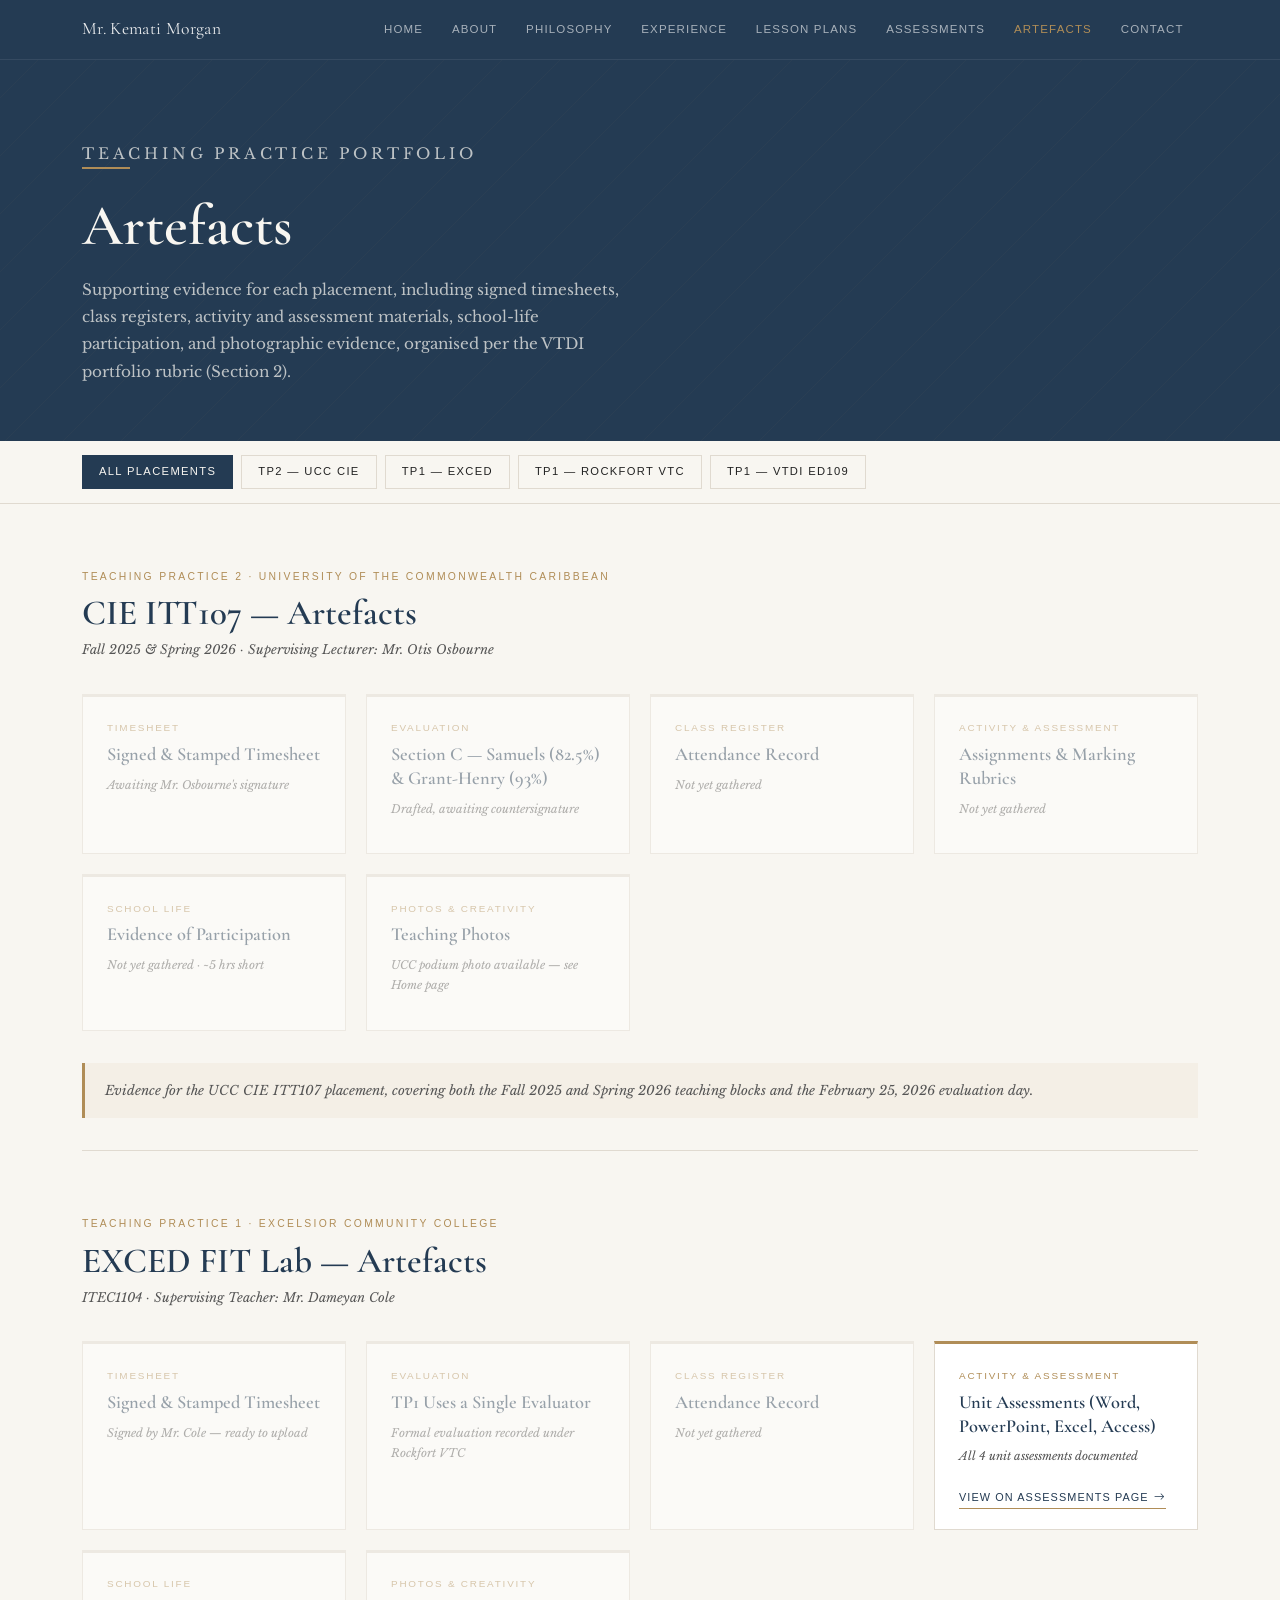
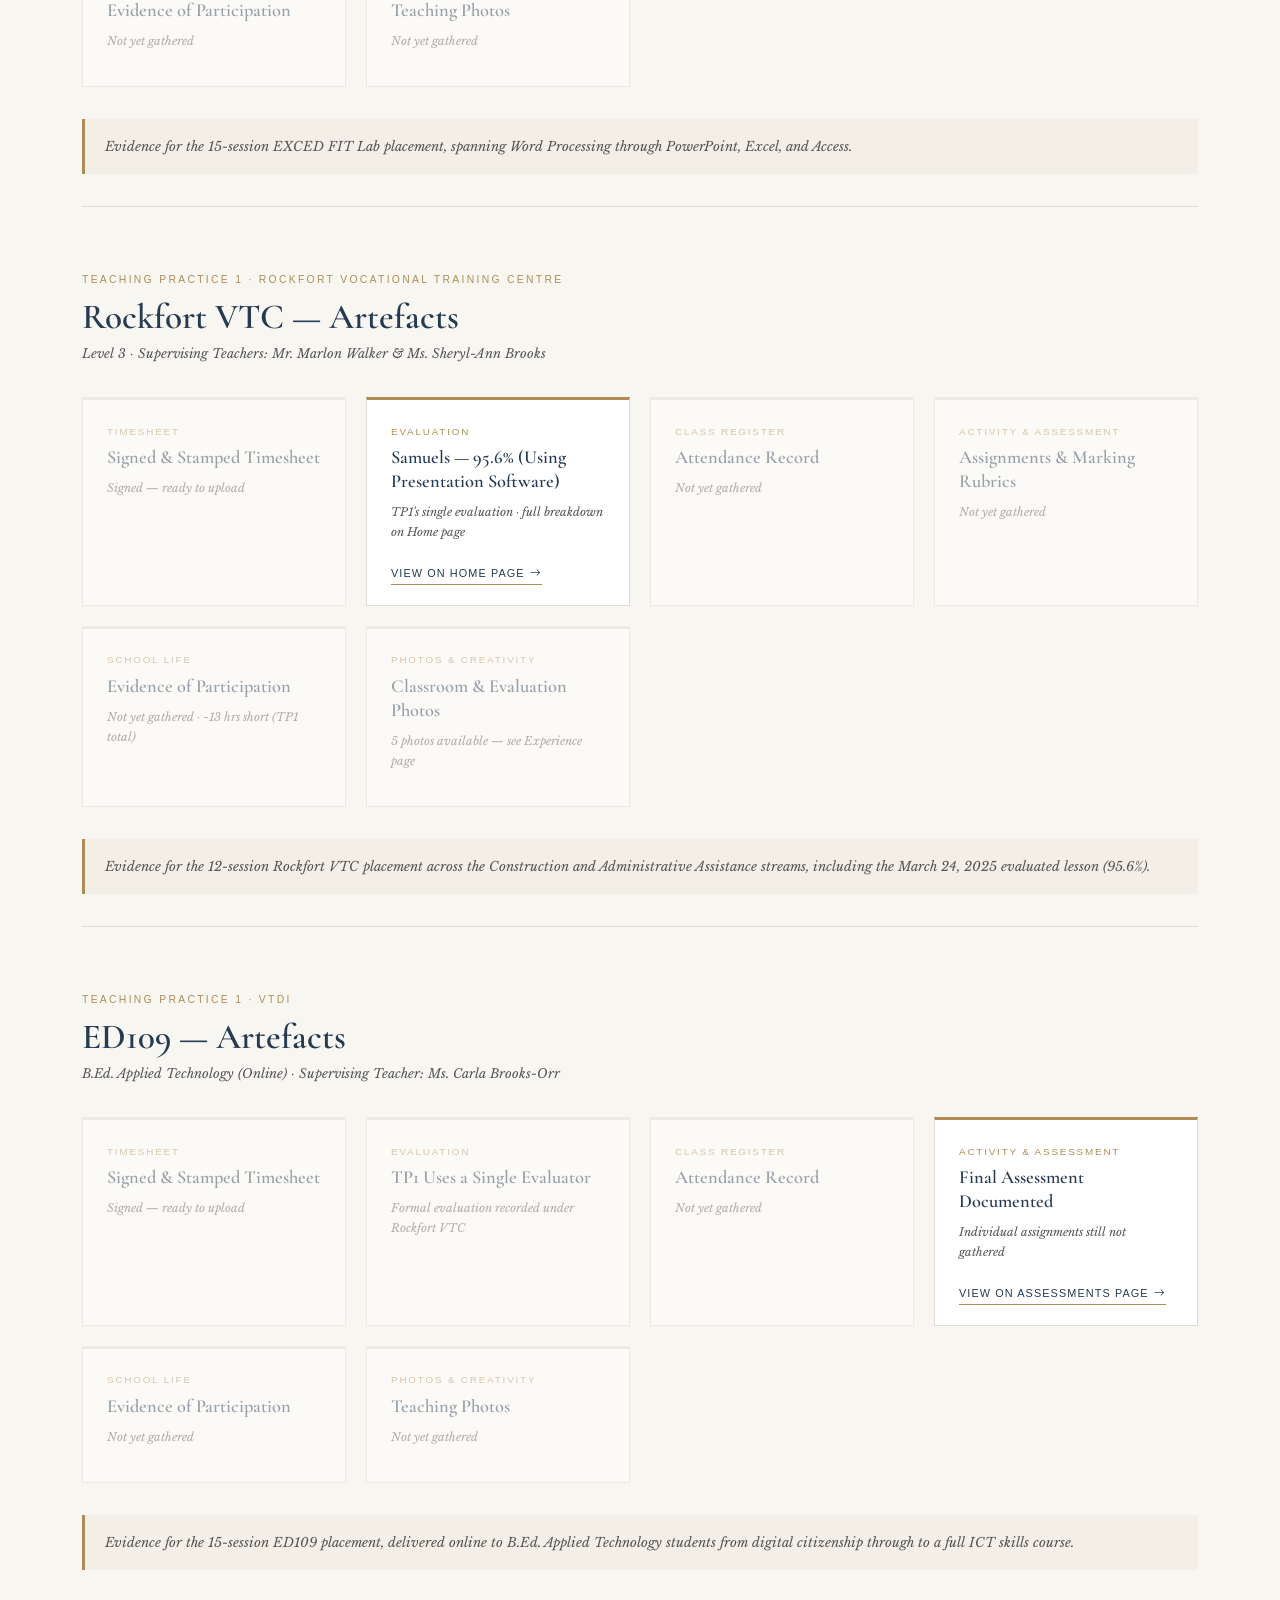
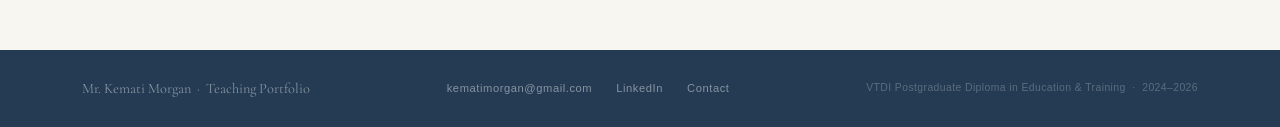
<file: artefacts.html>
<!DOCTYPE html>
<html lang="en">
<head>
    <meta charset="UTF-8">
    <meta name="viewport" content="width=device-width, initial-scale=1.0">
    <title>Artefacts | Mr. Kemati Morgan</title>

    <link rel="preconnect" href="https://fonts.googleapis.com">
    <link rel="preconnect" href="https://fonts.gstatic.com" crossorigin>
    <link href="https://fonts.googleapis.com/css2?family=Cormorant+Garamond:ital,wght@0,400;0,600;0,700;1,400&family=Libre+Baskerville:ital,wght@0,400;0,700;1,400&display=swap" rel="stylesheet">

    <link href="https://cdn.jsdelivr.net/npm/bootstrap@5.3.2/dist/css/bootstrap.min.css" rel="stylesheet">
    <link href="https://cdn.jsdelivr.net/npm/bootstrap-icons@1.11.3/font/bootstrap-icons.css" rel="stylesheet">
    <link rel="stylesheet" href="css/style.css">
</head>
<body>

<!-- NAVBAR -->
<nav class="navbar navbar-expand-lg fixed-top km-navbar">
    <div class="container">
        <a class="navbar-brand km-navbar-brand" href="index.html">Mr. Kemati Morgan</a>

        <button class="navbar-toggler" type="button"
                data-bs-toggle="collapse"
                data-bs-target="#navbarNav"
                aria-controls="navbarNav"
                aria-expanded="false"
                aria-label="Toggle navigation">
            <span class="navbar-toggler-icon"></span>
        </button>

        <div class="collapse navbar-collapse justify-content-end" id="navbarNav">
            <ul class="navbar-nav">
                <li class="nav-item"><a class="nav-link" href="index.html">Home</a></li>
                <li class="nav-item"><a class="nav-link" href="about.html">About</a></li>
                <li class="nav-item"><a class="nav-link" href="philosophy.html">Philosophy</a></li>
                <li class="nav-item"><a class="nav-link" href="experience.html">Experience</a></li>
                <li class="nav-item"><a class="nav-link" href="lesson-plans.html">Lesson Plans</a></li>
                <li class="nav-item"><a class="nav-link" href="assessments.html">Assessments</a></li>
                <li class="nav-item"><a class="nav-link active" href="artefacts.html">Artefacts</a></li>
                <li class="nav-item"><a class="nav-link" href="contact.html">Contact</a></li>
            </ul>
        </div>
    </div>
</nav>

<!-- HERO -->
<section class="lp-hero">
    <div class="container">
        <p class="lp-hero-label">Teaching Practice Portfolio</p>
        <div class="lp-hero-line"></div>
        <h1>Artefacts</h1>
        <p>Supporting evidence for each placement, including signed timesheets, class registers, activity and assessment materials, school-life participation, and photographic evidence, organised per the VTDI portfolio rubric (Section 2).</p>
    </div>
</section>

<!-- FILTER BAR -->
<div class="lp-filter-bar">
    <div class="container">
        <div class="d-flex gap-2 flex-wrap">
            <button class="lp-filter-btn active" onclick="filterPlacement('all', this)">All Placements</button>
            <button class="lp-filter-btn" onclick="filterPlacement('tp2', this)">TP2 &mdash; UCC CIE</button>
            <button class="lp-filter-btn" onclick="filterPlacement('exced', this)">TP1 &mdash; EXCED</button>
            <button class="lp-filter-btn" onclick="filterPlacement('rockfort', this)">TP1 &mdash; Rockfort VTC</button>
            <button class="lp-filter-btn" onclick="filterPlacement('ed109', this)">TP1 &mdash; VTDI ED109</button>
        </div>
    </div>
</div>

<!-- MAIN -->
<main class="lp-main">
    <div class="container">

        <!-- TP2: UCC CIE ITT107 -->
        <section class="lp-section" data-placement="tp2">
            <span class="lp-placement-tag">Teaching Practice 2 &middot; University of the Commonwealth Caribbean</span>
            <h2 class="lp-section-title">CIE ITT107 &mdash; Artefacts</h2>
            <p class="lp-section-meta">Fall 2025 &amp; Spring 2026 &middot; Supervising Lecturer: Mr. Otis Osbourne</p>
            <div class="lp-grid">

                <div class="lp-card lp-card--soon">
                    <p class="lp-card-week">Timesheet</p>
                    <h3 class="lp-card-title">Signed &amp; Stamped Timesheet</h3>
                    <p class="lp-card-date">Awaiting Mr. Osbourne's signature</p>
                </div>

                <div class="lp-card lp-card--soon">
                    <p class="lp-card-week">Evaluation</p>
                    <h3 class="lp-card-title">Section C &mdash; Samuels (82.5%) &amp; Grant-Henry (93%)</h3>
                    <p class="lp-card-date">Drafted, awaiting countersignature</p>
                </div>

                <div class="lp-card lp-card--soon">
                    <p class="lp-card-week">Class Register</p>
                    <h3 class="lp-card-title">Attendance Record</h3>
                    <p class="lp-card-date">Not yet gathered</p>
                </div>

                <div class="lp-card lp-card--soon">
                    <p class="lp-card-week">Activity &amp; Assessment</p>
                    <h3 class="lp-card-title">Assignments &amp; Marking Rubrics</h3>
                    <p class="lp-card-date">Not yet gathered</p>
                </div>

                <div class="lp-card lp-card--soon">
                    <p class="lp-card-week">School Life</p>
                    <h3 class="lp-card-title">Evidence of Participation</h3>
                    <p class="lp-card-date">Not yet gathered &middot; ~5 hrs short</p>
                </div>

                <div class="lp-card lp-card--soon">
                    <p class="lp-card-week">Photos &amp; Creativity</p>
                    <h3 class="lp-card-title">Teaching Photos</h3>
                    <p class="lp-card-date">UCC podium photo available &mdash; see Home page</p>
                </div>

            </div>
            <div class="lp-annotation">
                Evidence for the UCC CIE ITT107 placement, covering both the Fall 2025 and Spring 2026 teaching blocks and the February 25, 2026 evaluation day.
            </div>
        </section>

        <!-- TP1: EXCED -->
        <section class="lp-section" data-placement="exced">
            <span class="lp-placement-tag">Teaching Practice 1 &middot; Excelsior Community College</span>
            <h2 class="lp-section-title">EXCED FIT Lab &mdash; Artefacts</h2>
            <p class="lp-section-meta">ITEC1104 &middot; Supervising Teacher: Mr. Dameyan Cole</p>
            <div class="lp-grid">

                <div class="lp-card lp-card--soon">
                    <p class="lp-card-week">Timesheet</p>
                    <h3 class="lp-card-title">Signed &amp; Stamped Timesheet</h3>
                    <p class="lp-card-date">Signed by Mr. Cole &mdash; ready to upload</p>
                </div>

                <div class="lp-card lp-card--soon">
                    <p class="lp-card-week">Evaluation</p>
                    <h3 class="lp-card-title">TP1 Uses a Single Evaluator</h3>
                    <p class="lp-card-date">Formal evaluation recorded under Rockfort VTC</p>
                </div>

                <div class="lp-card lp-card--soon">
                    <p class="lp-card-week">Class Register</p>
                    <h3 class="lp-card-title">Attendance Record</h3>
                    <p class="lp-card-date">Not yet gathered</p>
                </div>

                <a class="lp-card" href="assessments.html">
                    <p class="lp-card-week">Activity &amp; Assessment</p>
                    <h3 class="lp-card-title">Unit Assessments (Word, PowerPoint, Excel, Access)</h3>
                    <p class="lp-card-date">All 4 unit assessments documented</p>
                    <span class="lp-card-link">View on Assessments Page <i class="bi bi-arrow-right"></i></span>
                </a>

                <div class="lp-card lp-card--soon">
                    <p class="lp-card-week">School Life</p>
                    <h3 class="lp-card-title">Evidence of Participation</h3>
                    <p class="lp-card-date">Not yet gathered</p>
                </div>

                <div class="lp-card lp-card--soon">
                    <p class="lp-card-week">Photos &amp; Creativity</p>
                    <h3 class="lp-card-title">Teaching Photos</h3>
                    <p class="lp-card-date">Not yet gathered</p>
                </div>

            </div>
            <div class="lp-annotation">
                Evidence for the 15-session EXCED FIT Lab placement, spanning Word Processing through PowerPoint, Excel, and Access.
            </div>
        </section>

        <!-- TP1: Rockfort VTC -->
        <section class="lp-section" data-placement="rockfort">
            <span class="lp-placement-tag">Teaching Practice 1 &middot; Rockfort Vocational Training Centre</span>
            <h2 class="lp-section-title">Rockfort VTC &mdash; Artefacts</h2>
            <p class="lp-section-meta">Level 3 &middot; Supervising Teachers: Mr. Marlon Walker &amp; Ms. Sheryl-Ann Brooks</p>
            <div class="lp-grid">

                <div class="lp-card lp-card--soon">
                    <p class="lp-card-week">Timesheet</p>
                    <h3 class="lp-card-title">Signed &amp; Stamped Timesheet</h3>
                    <p class="lp-card-date">Signed &mdash; ready to upload</p>
                </div>

                <a class="lp-card" href="index.html#evaluation">
                    <p class="lp-card-week">Evaluation</p>
                    <h3 class="lp-card-title">Samuels &mdash; 95.6% (Using Presentation Software)</h3>
                    <p class="lp-card-date">TP1's single evaluation &middot; full breakdown on Home page</p>
                    <span class="lp-card-link">View on Home Page <i class="bi bi-arrow-right"></i></span>
                </a>

                <div class="lp-card lp-card--soon">
                    <p class="lp-card-week">Class Register</p>
                    <h3 class="lp-card-title">Attendance Record</h3>
                    <p class="lp-card-date">Not yet gathered</p>
                </div>

                <div class="lp-card lp-card--soon">
                    <p class="lp-card-week">Activity &amp; Assessment</p>
                    <h3 class="lp-card-title">Assignments &amp; Marking Rubrics</h3>
                    <p class="lp-card-date">Not yet gathered</p>
                </div>

                <div class="lp-card lp-card--soon">
                    <p class="lp-card-week">School Life</p>
                    <h3 class="lp-card-title">Evidence of Participation</h3>
                    <p class="lp-card-date">Not yet gathered &middot; ~13 hrs short (TP1 total)</p>
                </div>

                <div class="lp-card lp-card--soon">
                    <p class="lp-card-week">Photos &amp; Creativity</p>
                    <h3 class="lp-card-title">Classroom &amp; Evaluation Photos</h3>
                    <p class="lp-card-date">5 photos available &mdash; see Experience page</p>
                </div>

            </div>
            <div class="lp-annotation">
                Evidence for the 12-session Rockfort VTC placement across the Construction and Administrative Assistance streams, including the March 24, 2025 evaluated lesson (95.6%).
            </div>
        </section>

        <!-- TP1: VTDI ED109 -->
        <section class="lp-section" data-placement="ed109">
            <span class="lp-placement-tag">Teaching Practice 1 &middot; VTDI</span>
            <h2 class="lp-section-title">ED109 &mdash; Artefacts</h2>
            <p class="lp-section-meta">B.Ed. Applied Technology (Online) &middot; Supervising Teacher: Ms. Carla Brooks-Orr</p>
            <div class="lp-grid">

                <div class="lp-card lp-card--soon">
                    <p class="lp-card-week">Timesheet</p>
                    <h3 class="lp-card-title">Signed &amp; Stamped Timesheet</h3>
                    <p class="lp-card-date">Signed &mdash; ready to upload</p>
                </div>

                <div class="lp-card lp-card--soon">
                    <p class="lp-card-week">Evaluation</p>
                    <h3 class="lp-card-title">TP1 Uses a Single Evaluator</h3>
                    <p class="lp-card-date">Formal evaluation recorded under Rockfort VTC</p>
                </div>

                <div class="lp-card lp-card--soon">
                    <p class="lp-card-week">Class Register</p>
                    <h3 class="lp-card-title">Attendance Record</h3>
                    <p class="lp-card-date">Not yet gathered</p>
                </div>

                <a class="lp-card" href="assessments.html">
                    <p class="lp-card-week">Activity &amp; Assessment</p>
                    <h3 class="lp-card-title">Final Assessment Documented</h3>
                    <p class="lp-card-date">Individual assignments still not gathered</p>
                    <span class="lp-card-link">View on Assessments Page <i class="bi bi-arrow-right"></i></span>
                </a>

                <div class="lp-card lp-card--soon">
                    <p class="lp-card-week">School Life</p>
                    <h3 class="lp-card-title">Evidence of Participation</h3>
                    <p class="lp-card-date">Not yet gathered</p>
                </div>

                <div class="lp-card lp-card--soon">
                    <p class="lp-card-week">Photos &amp; Creativity</p>
                    <h3 class="lp-card-title">Teaching Photos</h3>
                    <p class="lp-card-date">Not yet gathered</p>
                </div>

            </div>
            <div class="lp-annotation">
                Evidence for the 15-session ED109 placement, delivered online to B.Ed. Applied Technology students from digital citizenship through to a full ICT skills course.
            </div>
        </section>

    </div>
</main>

<!-- FOOTER -->
<footer class="km-footer">
    <div class="container d-flex flex-wrap justify-content-between align-items-center">
        <div class="km-footer-brand">Mr. Kemati Morgan &nbsp;&middot;&nbsp; Teaching Portfolio</div>
        <div class="km-footer-links">
            <a href="mailto:kematimorgan@gmail.com">kematimorgan@gmail.com</a>
            <a href="https://www.linkedin.com/in/kemati-morgan-668386b2/" target="_blank">LinkedIn</a>
            <a href="contact.html">Contact</a>
        </div>
        <div class="km-footer-copy">
            VTDI Postgraduate Diploma in Education &amp; Training &nbsp;&middot;&nbsp; 2024&ndash;2026
        </div>
    </div>
</footer>

<script src="https://cdn.jsdelivr.net/npm/bootstrap@5.3.2/dist/js/bootstrap.bundle.min.js"></script>
<script>
    function filterPlacement(placement, btn) {
        document.querySelectorAll('.lp-filter-btn').forEach(b => b.classList.remove('active'));
        btn.classList.add('active');
        document.querySelectorAll('.lp-section').forEach(sec => {
            sec.style.display = (placement === 'all' || sec.dataset.placement === placement) ? '' : 'none';
        });
    }
</script>
</body>
</html>
</file>
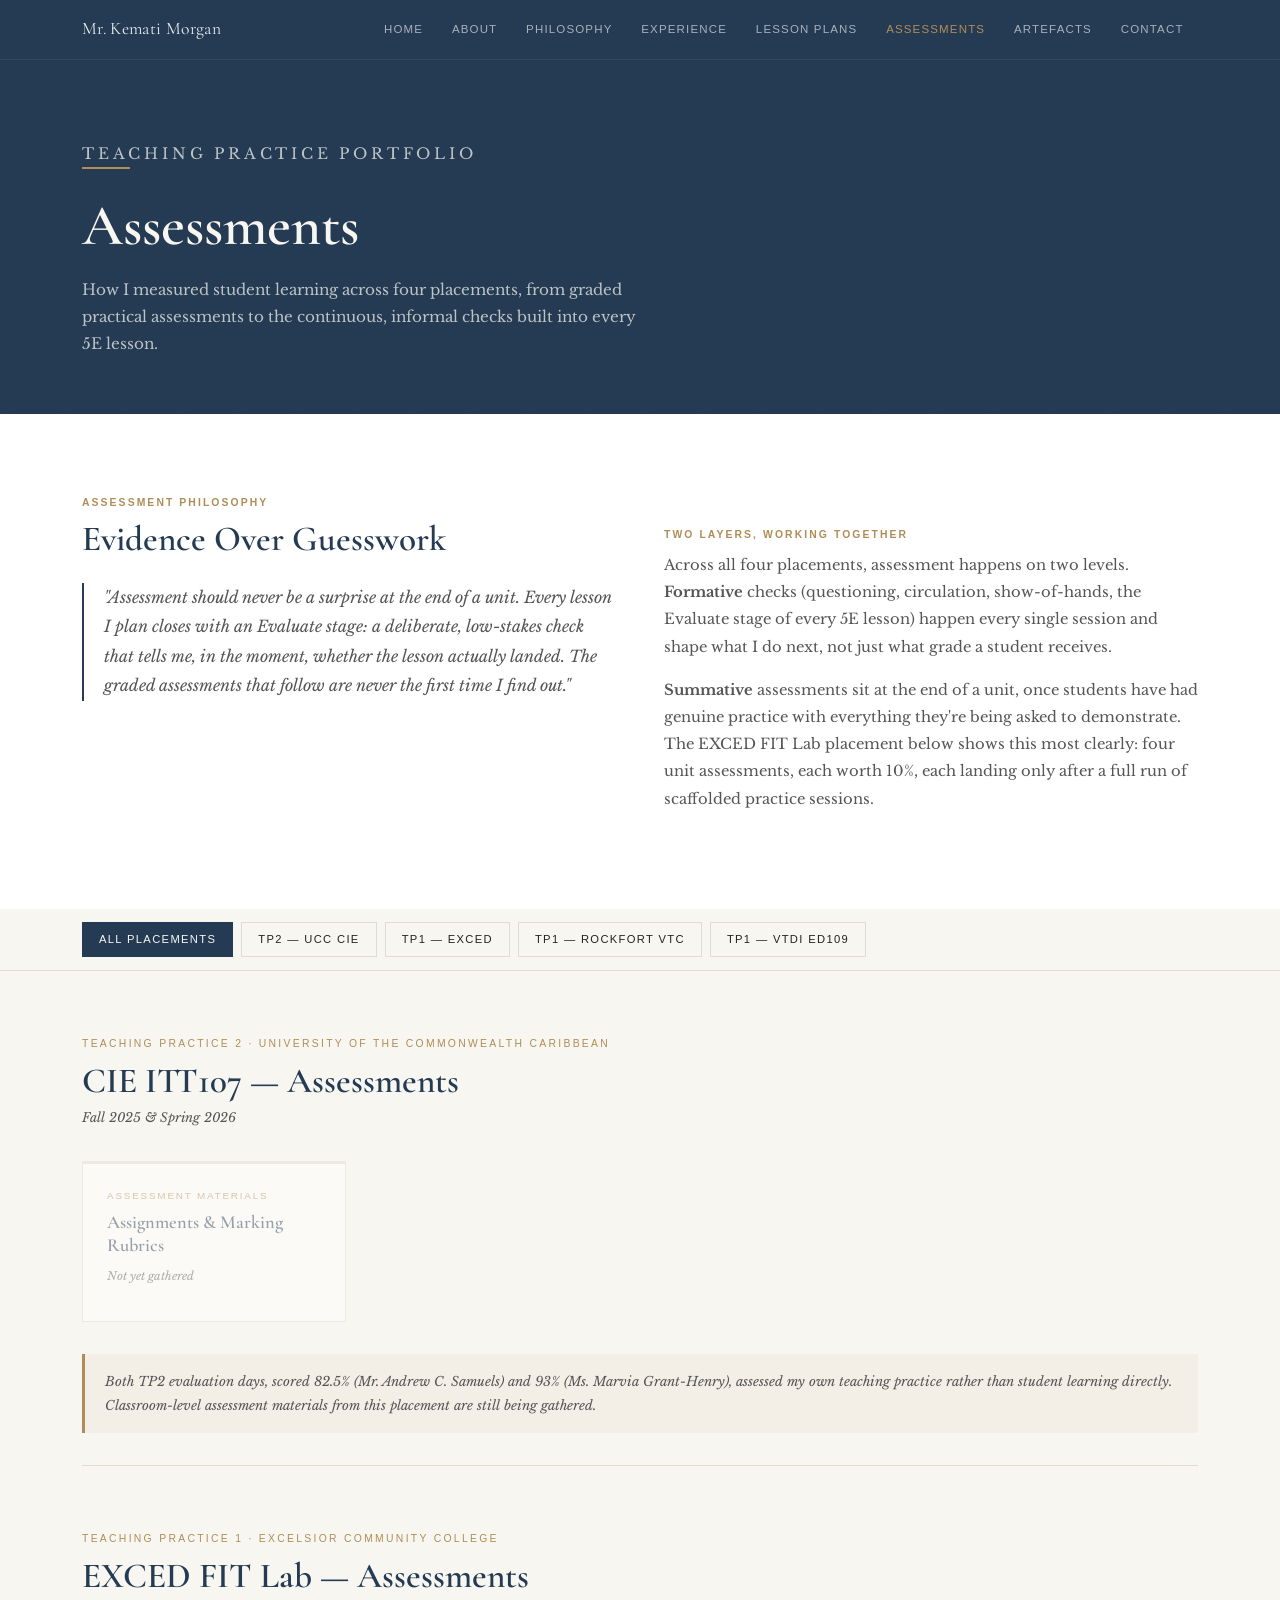
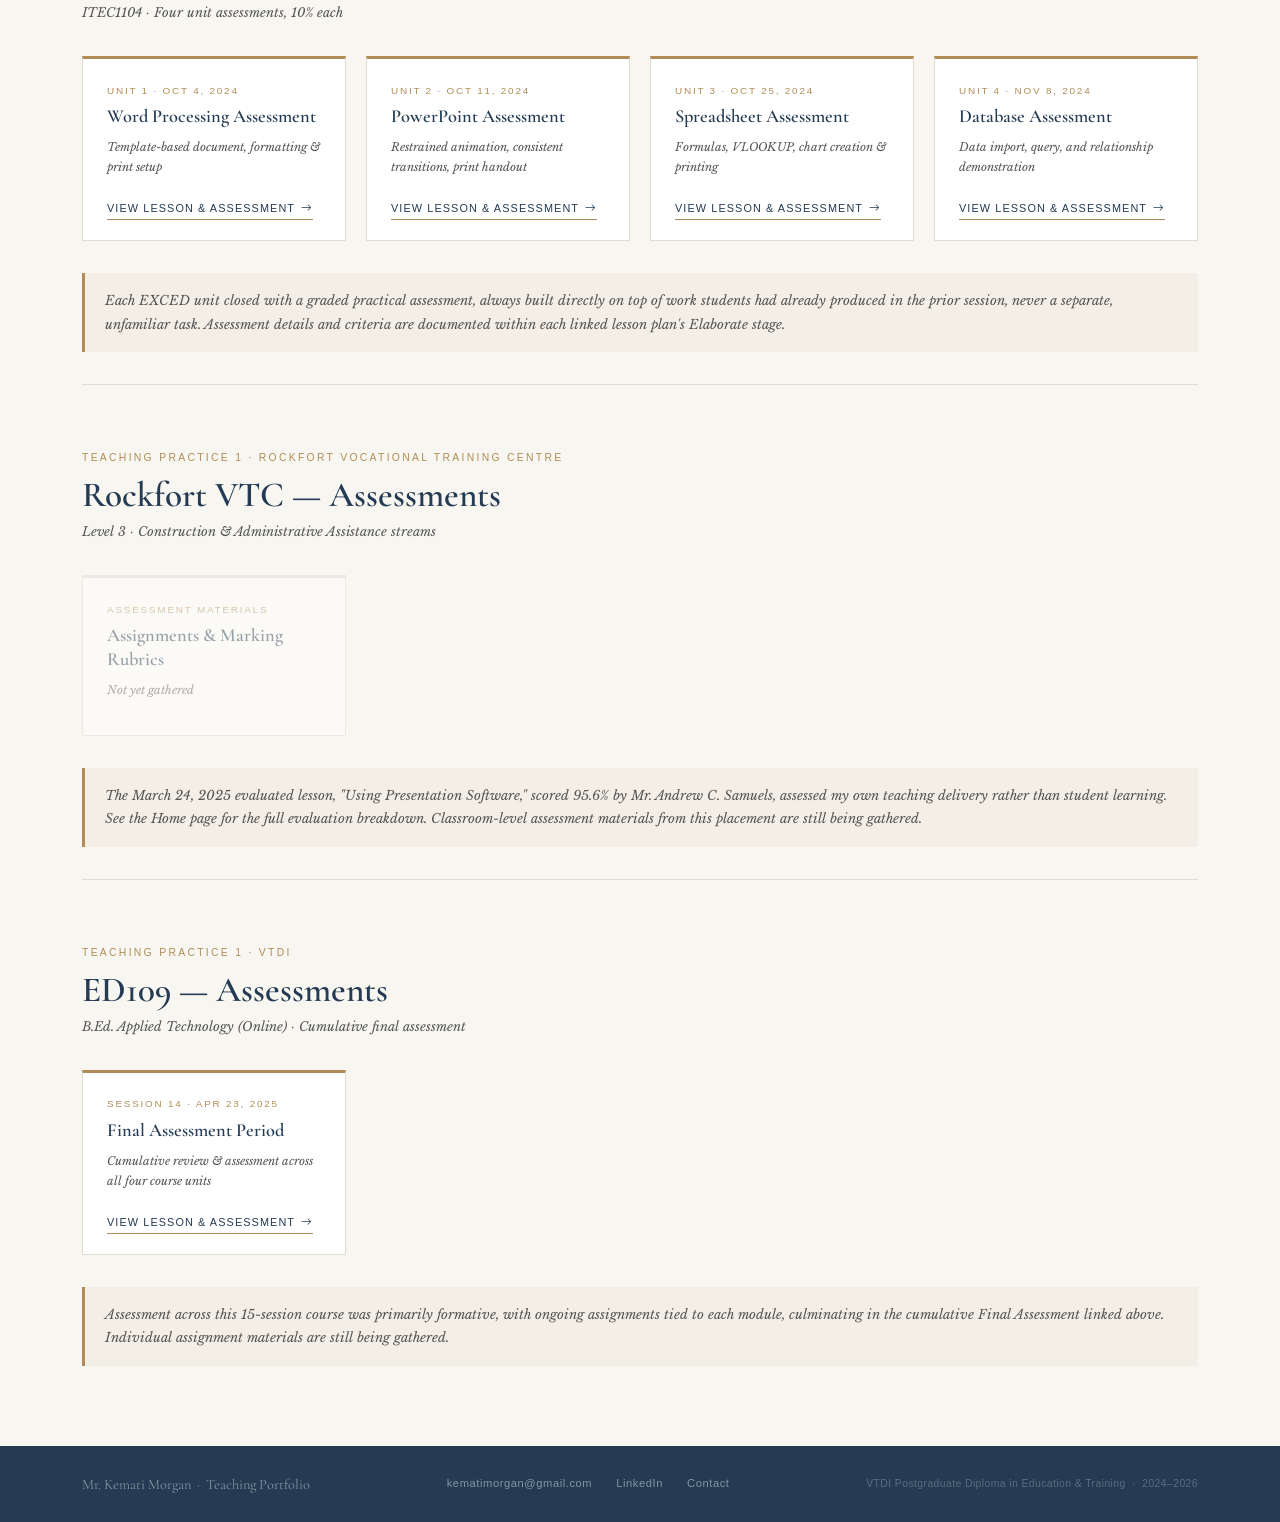
<file: assessments.html>
<!DOCTYPE html>
<html lang="en">
<head>
    <meta charset="UTF-8">
    <meta name="viewport" content="width=device-width, initial-scale=1.0">
    <title>Assessments | Mr. Kemati Morgan</title>

    <link rel="preconnect" href="https://fonts.googleapis.com">
    <link rel="preconnect" href="https://fonts.gstatic.com" crossorigin>
    <link href="https://fonts.googleapis.com/css2?family=Cormorant+Garamond:ital,wght@0,400;0,600;0,700;1,400&family=Libre+Baskerville:ital,wght@0,400;0,700;1,400&display=swap" rel="stylesheet">

    <link href="https://cdn.jsdelivr.net/npm/bootstrap@5.3.2/dist/css/bootstrap.min.css" rel="stylesheet">
    <link href="https://cdn.jsdelivr.net/npm/bootstrap-icons@1.11.3/font/bootstrap-icons.css" rel="stylesheet">
    <link rel="stylesheet" href="css/style.css">
</head>
<body>

<!-- NAVBAR -->
<nav class="navbar navbar-expand-lg fixed-top km-navbar">
    <div class="container">
        <a class="navbar-brand km-navbar-brand" href="index.html">Mr. Kemati Morgan</a>

        <button class="navbar-toggler" type="button"
                data-bs-toggle="collapse"
                data-bs-target="#navbarNav"
                aria-controls="navbarNav"
                aria-expanded="false"
                aria-label="Toggle navigation">
            <span class="navbar-toggler-icon"></span>
        </button>

        <div class="collapse navbar-collapse justify-content-end" id="navbarNav">
            <ul class="navbar-nav">
                <li class="nav-item"><a class="nav-link" href="index.html">Home</a></li>
                <li class="nav-item"><a class="nav-link" href="about.html">About</a></li>
                <li class="nav-item"><a class="nav-link" href="philosophy.html">Philosophy</a></li>
                <li class="nav-item"><a class="nav-link" href="experience.html">Experience</a></li>
                <li class="nav-item"><a class="nav-link" href="lesson-plans.html">Lesson Plans</a></li>
                <li class="nav-item"><a class="nav-link active" href="assessments.html">Assessments</a></li>
                <li class="nav-item"><a class="nav-link" href="artefacts.html">Artefacts</a></li>
                <li class="nav-item"><a class="nav-link" href="contact.html">Contact</a></li>
            </ul>
        </div>
    </div>
</nav>

<!-- HERO -->
<section class="lp-hero">
    <div class="container">
        <p class="lp-hero-label">Teaching Practice Portfolio</p>
        <div class="lp-hero-line"></div>
        <h1>Assessments</h1>
        <p>How I measured student learning across four placements, from graded practical assessments to the continuous, informal checks built into every 5E lesson.</p>
    </div>
</section>

<!-- ASSESSMENT PHILOSOPHY -->
<section class="km-intro">
    <div class="container">
        <div class="row g-5 align-items-start">

            <div class="col-lg-6">
                <p class="km-section-label">Assessment Philosophy</p>
                <h2 class="km-section-heading">Evidence Over Guesswork</h2>
                <blockquote class="km-quote">
                    "Assessment should never be a surprise at the end of a unit. Every lesson I plan closes with an Evaluate stage: a deliberate, low-stakes check that tells me, in the moment, whether the lesson actually landed. The graded assessments that follow are never the first time I find out."
                </blockquote>
            </div>

            <div class="col-lg-6 km-intro-right">
                <p class="km-section-label">Two Layers, Working Together</p>
                <p class="km-body-text">
                    Across all four placements, assessment happens on two levels. <strong>Formative</strong> checks (questioning, circulation, show-of-hands, the Evaluate stage of every 5E lesson) happen every single session and shape what I do next, not just what grade a student receives.
                </p>
                <p class="km-body-text">
                    <strong>Summative</strong> assessments sit at the end of a unit, once students have had genuine practice with everything they're being asked to demonstrate. The EXCED FIT Lab placement below shows this most clearly: four unit assessments, each worth 10%, each landing only after a full run of scaffolded practice sessions.
                </p>
            </div>

        </div>
    </div>
</section><!-- end assessment philosophy -->

<!-- FILTER BAR -->
<div class="lp-filter-bar">
    <div class="container">
        <div class="d-flex gap-2 flex-wrap">
            <button class="lp-filter-btn active" onclick="filterPlacement('all', this)">All Placements</button>
            <button class="lp-filter-btn" onclick="filterPlacement('tp2', this)">TP2 &mdash; UCC CIE</button>
            <button class="lp-filter-btn" onclick="filterPlacement('exced', this)">TP1 &mdash; EXCED</button>
            <button class="lp-filter-btn" onclick="filterPlacement('rockfort', this)">TP1 &mdash; Rockfort VTC</button>
            <button class="lp-filter-btn" onclick="filterPlacement('ed109', this)">TP1 &mdash; VTDI ED109</button>
        </div>
    </div>
</div>

<!-- MAIN -->
<main class="lp-main">
    <div class="container">

        <!-- TP2: UCC CIE ITT107 -->
        <section class="lp-section" data-placement="tp2">
            <span class="lp-placement-tag">Teaching Practice 2 &middot; University of the Commonwealth Caribbean</span>
            <h2 class="lp-section-title">CIE ITT107 &mdash; Assessments</h2>
            <p class="lp-section-meta">Fall 2025 &amp; Spring 2026</p>
            <div class="lp-grid">

                <div class="lp-card lp-card--soon">
                    <p class="lp-card-week">Assessment Materials</p>
                    <h3 class="lp-card-title">Assignments &amp; Marking Rubrics</h3>
                    <p class="lp-card-date">Not yet gathered</p>
                </div>

            </div>
            <div class="lp-annotation">
                Both TP2 evaluation days, scored 82.5% (Mr. Andrew C. Samuels) and 93% (Ms. Marvia Grant-Henry), assessed my own teaching practice rather than student learning directly. Classroom-level assessment materials from this placement are still being gathered.
            </div>
        </section>

        <!-- TP1: EXCED -->
        <section class="lp-section" data-placement="exced">
            <span class="lp-placement-tag">Teaching Practice 1 &middot; Excelsior Community College</span>
            <h2 class="lp-section-title">EXCED FIT Lab &mdash; Assessments</h2>
            <p class="lp-section-meta">ITEC1104 &middot; Four unit assessments, 10% each</p>
            <div class="lp-grid">

                <a class="lp-card" href="https://docs.google.com/document/d/1kSR2D2OGPWNWNsdKCpoy1dOS5ulWfAxR/edit" target="_blank">
                    <p class="lp-card-week">Unit 1 &middot; Oct 4, 2024</p>
                    <h3 class="lp-card-title">Word Processing Assessment</h3>
                    <p class="lp-card-date">Template-based document, formatting &amp; print setup</p>
                    <span class="lp-card-link">View Lesson &amp; Assessment <i class="bi bi-arrow-right"></i></span>
                </a>

                <a class="lp-card" href="https://docs.google.com/document/d/1knTkaLlYsDSp4d3O38XIdekLps5icPUY/edit" target="_blank">
                    <p class="lp-card-week">Unit 2 &middot; Oct 11, 2024</p>
                    <h3 class="lp-card-title">PowerPoint Assessment</h3>
                    <p class="lp-card-date">Restrained animation, consistent transitions, print handout</p>
                    <span class="lp-card-link">View Lesson &amp; Assessment <i class="bi bi-arrow-right"></i></span>
                </a>

                <a class="lp-card" href="https://docs.google.com/document/d/12gxj944Waiz5wvzWWU_HBEsvGPyJqOZf/edit" target="_blank">
                    <p class="lp-card-week">Unit 3 &middot; Oct 25, 2024</p>
                    <h3 class="lp-card-title">Spreadsheet Assessment</h3>
                    <p class="lp-card-date">Formulas, VLOOKUP, chart creation &amp; printing</p>
                    <span class="lp-card-link">View Lesson &amp; Assessment <i class="bi bi-arrow-right"></i></span>
                </a>

                <a class="lp-card" href="https://docs.google.com/document/d/1hFX1QUSfhsLDjeMWjex4HhvlHMhhSPc0/edit" target="_blank">
                    <p class="lp-card-week">Unit 4 &middot; Nov 8, 2024</p>
                    <h3 class="lp-card-title">Database Assessment</h3>
                    <p class="lp-card-date">Data import, query, and relationship demonstration</p>
                    <span class="lp-card-link">View Lesson &amp; Assessment <i class="bi bi-arrow-right"></i></span>
                </a>

            </div>
            <div class="lp-annotation">
                Each EXCED unit closed with a graded practical assessment, always built directly on top of work students had already produced in the prior session, never a separate, unfamiliar task. Assessment details and criteria are documented within each linked lesson plan's Elaborate stage.
            </div>
        </section>

        <!-- TP1: Rockfort VTC -->
        <section class="lp-section" data-placement="rockfort">
            <span class="lp-placement-tag">Teaching Practice 1 &middot; Rockfort Vocational Training Centre</span>
            <h2 class="lp-section-title">Rockfort VTC &mdash; Assessments</h2>
            <p class="lp-section-meta">Level 3 &middot; Construction &amp; Administrative Assistance streams</p>
            <div class="lp-grid">

                <div class="lp-card lp-card--soon">
                    <p class="lp-card-week">Assessment Materials</p>
                    <h3 class="lp-card-title">Assignments &amp; Marking Rubrics</h3>
                    <p class="lp-card-date">Not yet gathered</p>
                </div>

            </div>
            <div class="lp-annotation">
                The March 24, 2025 evaluated lesson, "Using Presentation Software," scored 95.6% by Mr. Andrew C. Samuels, assessed my own teaching delivery rather than student learning. See the Home page for the full evaluation breakdown. Classroom-level assessment materials from this placement are still being gathered.
            </div>
        </section>

        <!-- TP1: VTDI ED109 -->
        <section class="lp-section" data-placement="ed109">
            <span class="lp-placement-tag">Teaching Practice 1 &middot; VTDI</span>
            <h2 class="lp-section-title">ED109 &mdash; Assessments</h2>
            <p class="lp-section-meta">B.Ed. Applied Technology (Online) &middot; Cumulative final assessment</p>
            <div class="lp-grid">

                <a class="lp-card" href="https://docs.google.com/document/d/1jL9LrosSBStaX2-Qi5jA79jUrZz4eXW5/edit" target="_blank">
                    <p class="lp-card-week">Session 14 &middot; Apr 23, 2025</p>
                    <h3 class="lp-card-title">Final Assessment Period</h3>
                    <p class="lp-card-date">Cumulative review &amp; assessment across all four course units</p>
                    <span class="lp-card-link">View Lesson &amp; Assessment <i class="bi bi-arrow-right"></i></span>
                </a>

            </div>
            <div class="lp-annotation">
                Assessment across this 15-session course was primarily formative, with ongoing assignments tied to each module, culminating in the cumulative Final Assessment linked above. Individual assignment materials are still being gathered.
            </div>
        </section>

    </div>
</main>

<!-- FOOTER -->
<footer class="km-footer">
    <div class="container d-flex flex-wrap justify-content-between align-items-center">
        <div class="km-footer-brand">Mr. Kemati Morgan &nbsp;&middot;&nbsp; Teaching Portfolio</div>
        <div class="km-footer-links">
            <a href="mailto:kematimorgan@gmail.com">kematimorgan@gmail.com</a>
            <a href="https://www.linkedin.com/in/kemati-morgan-668386b2/" target="_blank">LinkedIn</a>
            <a href="contact.html">Contact</a>
        </div>
        <div class="km-footer-copy">
            VTDI Postgraduate Diploma in Education &amp; Training &nbsp;&middot;&nbsp; 2024&ndash;2026
        </div>
    </div>
</footer>

<script src="https://cdn.jsdelivr.net/npm/bootstrap@5.3.2/dist/js/bootstrap.bundle.min.js"></script>
<script>
    function filterPlacement(placement, btn) {
        document.querySelectorAll('.lp-filter-btn').forEach(b => b.classList.remove('active'));
        btn.classList.add('active');
        document.querySelectorAll('.lp-section').forEach(sec => {
            sec.style.display = (placement === 'all' || sec.dataset.placement === placement) ? '' : 'none';
        });
    }
</script>
</body>
</html>
</file>
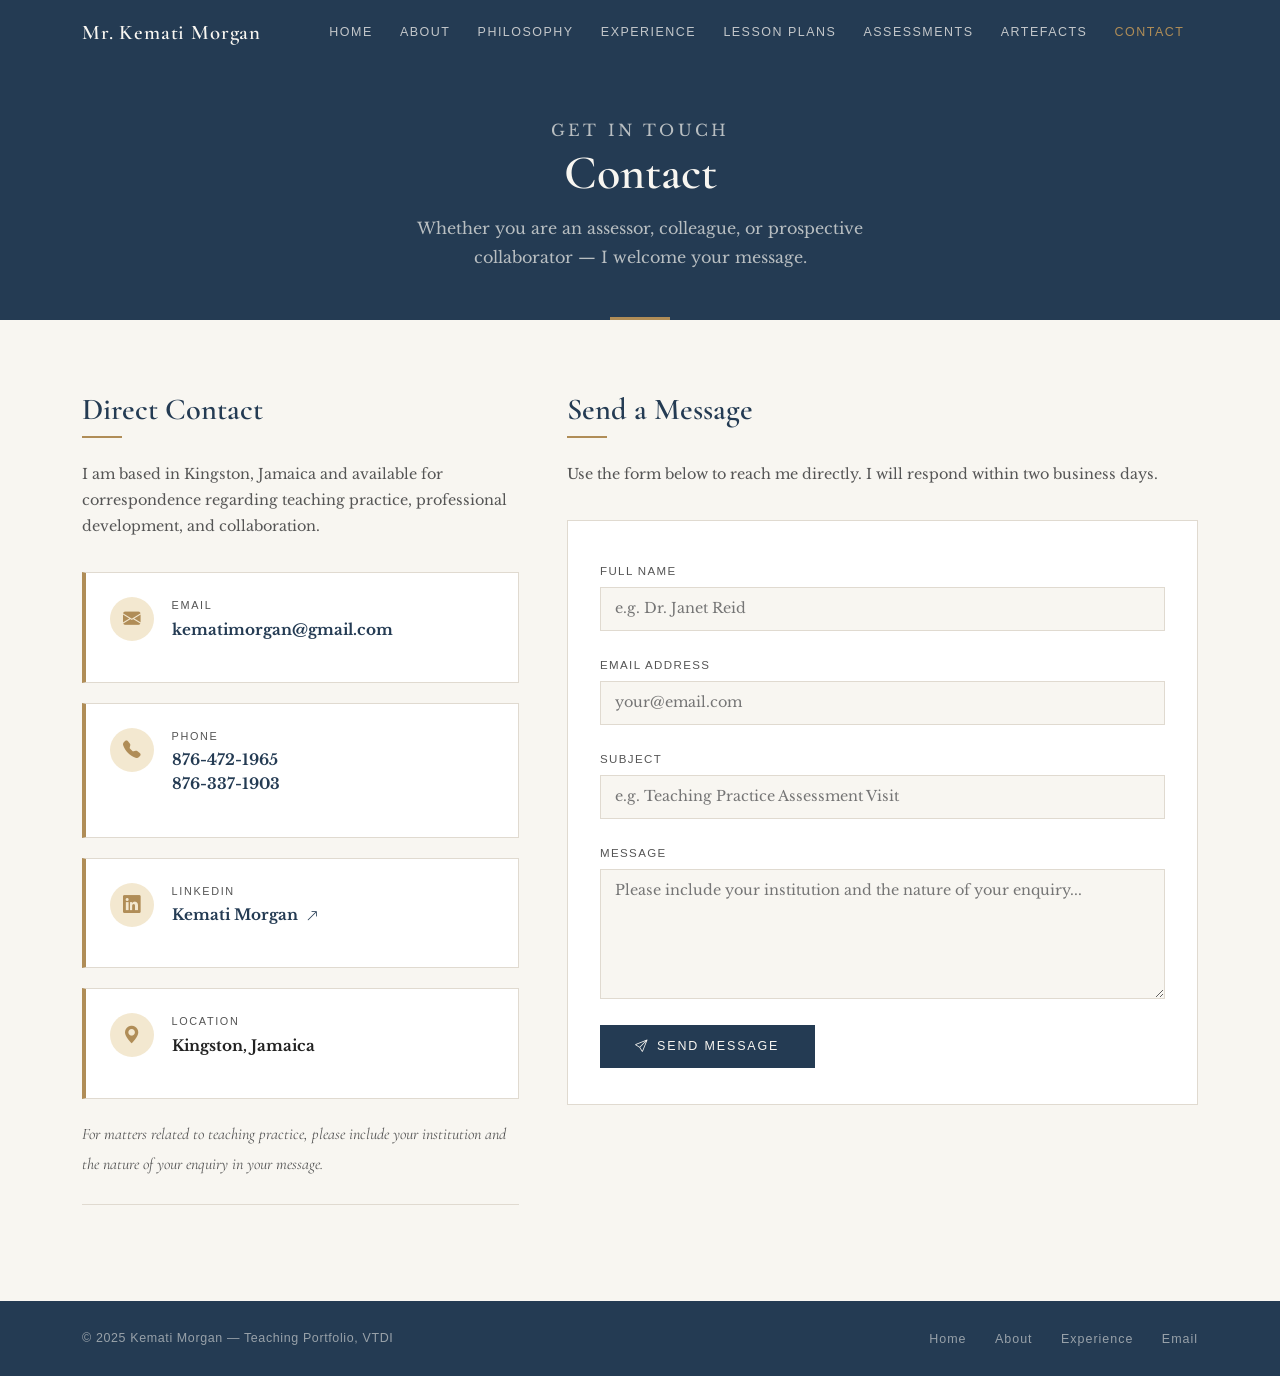
<file: contact.html>
<!DOCTYPE html>
<!--
  ============================================================
  Kemati Morgan — Teaching Portfolio
  contact.html — Contact Page
  ============================================================
  STRUCTURE:
  1. <head>     — meta, fonts, Bootstrap 5, custom CSS (inline)
  2. <nav>      — fixed navbar (active: Contact)
  3. <header>   — compact page hero
  4. <main>     — two-column layout:
                   LEFT  — contact info cards (email, phone, LinkedIn)
                   RIGHT — Formspree contact form
  5. <footer>   — consistent site footer
  6. <script>   — form submission feedback (success/error states)

  FORMSPREE SETUP:
  To make the form actually send emails, do the following:
  1. Go to https://formspree.io and create a free account
  2. Click "New Form" — name it "Portfolio Contact"
  3. Copy the form endpoint (looks like: https://formspree.io/f/xxxxxxxx)
  4. Replace the action attribute on the <form> tag below with your endpoint
  5. That's it — Formspree handles the email delivery to kematimorgan@gmail.com
  ============================================================
-->
<html lang="en">
<head>
    <meta charset="UTF-8">
    <meta name="viewport" content="width=device-width, initial-scale=1.0">
    <title>Contact | Mr. Kemati Morgan</title>

    <!-- ── FONTS ──────────────────────────────────────────────
         Cormorant Garamond — elegant serif for headings
         Libre Baskerville  — readable serif for body text
         Helvetica Neue     — clean sans-serif for UI elements
    ─────────────────────────────────────────────────────────── -->
    <link rel="preconnect" href="https://fonts.googleapis.com">
    <link rel="preconnect" href="https://fonts.gstatic.com" crossorigin>
    <link href="https://fonts.googleapis.com/css2?family=Cormorant+Garamond:ital,wght@0,400;0,600;0,700;1,400&family=Libre+Baskerville:ital,wght@0,400;0,700;1,400&display=swap" rel="stylesheet">

    <!-- Bootstrap 5 — grid system, navbar, utilities -->
    <link href="https://cdn.jsdelivr.net/npm/bootstrap@5.3.2/dist/css/bootstrap.min.css" rel="stylesheet">

    <!-- Bootstrap Icons — used for contact info icons -->
    <link href="https://cdn.jsdelivr.net/npm/bootstrap-icons@1.11.3/font/bootstrap-icons.css" rel="stylesheet">

    <style>
        /* ── CSS VARIABLES — brand kit ───────────────────────── */
        :root {
            --km-ivory:        #F8F6F1;
            --km-charcoal:     #222222;
            --km-slate:        #555555;
            --km-navy:         #243B53;
            --km-navy-dark:    #1a2d40;
            --km-gold:         #B08D57;
            --km-gold-light:   #F3E8D0;
            --km-border:       #E0DAD0;
            --km-font-heading: 'Cormorant Garamond', Georgia, serif;
            --km-font-body:    'Libre Baskerville', Georgia, serif;
            --km-font-ui:      'Helvetica Neue', Arial, sans-serif;
        }

        /* ── BASE ────────────────────────────────────────────── */
        body {
            background-color: var(--km-ivory);
            color: var(--km-charcoal);
            font-family: var(--km-font-body);
            padding-top: 60px; /* offset for fixed navbar */
        }

        /* ── NAVBAR ──────────────────────────────────────────── */
        .km-navbar {
            background-color: var(--km-navy);
            padding: 0.75rem 0;
        }
        .km-navbar .navbar-brand {
            font-family: var(--km-font-heading);
            font-size: 1.3rem;
            font-weight: 600;
            color: var(--km-ivory) !important;
            letter-spacing: 0.04em;
        }
        .km-navbar .nav-link {
            font-family: var(--km-font-ui);
            font-size: 0.78rem;
            font-weight: 400;
            letter-spacing: 0.12em;
            text-transform: uppercase;
            color: rgba(248,246,241,0.75) !important;
            padding: 0.4rem 0.85rem !important;
            transition: color 0.2s ease;
        }
        .km-navbar .nav-link:hover,
        .km-navbar .nav-link.active {
            color: var(--km-gold) !important;
        }
        .navbar-toggler {
            border-color: rgba(248,246,241,0.4);
        }
        .navbar-toggler-icon {
            background-image: url("data:image/svg+xml,%3csvg xmlns='http://www.w3.org/2000/svg' viewBox='0 0 30 30'%3e%3cpath stroke='rgba%28248,246,241,0.8%29' stroke-linecap='round' stroke-miterlimit='10' stroke-width='2' d='M4 7h22M4 15h22M4 23h22'/%3e%3c/svg%3e");
        }

        /* ── PAGE HERO ───────────────────────────────────────── */
        .km-hero {
            background-color: var(--km-navy);
            padding: 56px 0 48px;
            text-align: center;
            position: relative;
            overflow: hidden;
        }
        /* Subtle decorative line at bottom of hero */
        .km-hero::after {
            content: '';
            display: block;
            position: absolute;
            bottom: 0; left: 50%;
            transform: translateX(-50%);
            width: 60px; height: 3px;
            background-color: var(--km-gold);
        }
        .km-hero-label {
            font-family: var(--km-font-ui);
            font-size: 0.72rem;
            letter-spacing: 0.2em;
            text-transform: uppercase;
            color: var(--km-gold);
            margin-bottom: 0.75rem;
        }
        .km-hero h1 {
            font-family: var(--km-font-heading);
            font-size: 3rem;
            font-weight: 600;
            color: var(--km-ivory);
            margin-bottom: 0.75rem;
        }
        .km-hero p {
            font-family: var(--km-font-body);
            font-size: 1rem;
            color: rgba(248,246,241,0.7);
            max-width: 460px;
            margin: 0 auto;
            line-height: 1.8;
        }

        /* ── MAIN SECTION ────────────────────────────────────── */
        .km-contact-section {
            padding: 72px 0 80px;
        }

        /* ── CONTACT INFO CARDS (LEFT COLUMN) ────────────────── */
        .km-info-card {
            display: flex;
            align-items: flex-start;
            gap: 1.1rem;
            padding: 1.5rem;
            background: #fff;
            border: 1px solid var(--km-border);
            border-left: 4px solid var(--km-gold);
            margin-bottom: 1.25rem;
            transition: box-shadow 0.2s ease, transform 0.2s ease;
        }
        .km-info-card:hover {
            box-shadow: 0 4px 20px rgba(36,59,83,0.1);
            transform: translateX(3px);
        }
        .km-info-icon {
            /* Circle icon container */
            width: 44px; height: 44px;
            min-width: 44px;
            background-color: var(--km-gold-light);
            border-radius: 50%;
            display: flex; align-items: center; justify-content: center;
            color: var(--km-gold);
            font-size: 1.1rem;
        }
        .km-info-label {
            font-family: var(--km-font-ui);
            font-size: 0.68rem;
            letter-spacing: 0.15em;
            text-transform: uppercase;
            color: var(--km-slate);
            margin-bottom: 0.25rem;
        }
        .km-info-value {
            font-family: var(--km-font-body);
            font-size: 0.95rem;
            color: var(--km-charcoal);
            font-weight: 700;
            line-height: 1.6;
        }
        .km-info-value a {
            color: var(--km-navy);
            text-decoration: none;
            transition: color 0.2s;
        }
        .km-info-value a:hover {
            color: var(--km-gold);
        }

        /* Divider between info and form on desktop */
        .km-col-divider {
            font-family: var(--km-font-heading);
            font-size: 1rem;
            font-style: italic;
            color: var(--km-slate);
            line-height: 1.9;
            margin-top: 0.5rem;
            padding-bottom: 1.5rem;
            border-bottom: 1px solid var(--km-border);
        }

        /* ── SECTION HEADING ─────────────────────────────────── */
        .km-section-heading {
            font-family: var(--km-font-heading);
            font-size: 1.9rem;
            font-weight: 600;
            color: var(--km-navy);
            margin-bottom: 0.5rem;
        }
        .km-section-sub {
            font-family: var(--km-font-body);
            font-size: 0.9rem;
            color: var(--km-slate);
            margin-bottom: 2rem;
            line-height: 1.8;
        }
        .km-gold-rule {
            /* Short gold horizontal rule under section headings */
            width: 40px; height: 2px;
            background-color: var(--km-gold);
            margin: 0.5rem 0 1.5rem;
        }

        /* ── CONTACT FORM (RIGHT COLUMN) ─────────────────────── */
        .km-form-wrap {
            background: #fff;
            border: 1px solid var(--km-border);
            padding: 2.25rem 2rem;
        }
        .km-form-label {
            font-family: var(--km-font-ui);
            font-size: 0.72rem;
            letter-spacing: 0.12em;
            text-transform: uppercase;
            color: var(--km-slate);
            margin-bottom: 0.4rem;
        }
        .km-form-control {
            /* Custom styled input/textarea — overrides Bootstrap defaults */
            font-family: var(--km-font-body);
            font-size: 0.9rem;
            color: var(--km-charcoal);
            background-color: var(--km-ivory);
            border: 1px solid var(--km-border);
            border-radius: 0; /* square corners match academic aesthetic */
            padding: 0.65rem 0.9rem;
            width: 100%;
            outline: none;
            transition: border-color 0.2s ease, box-shadow 0.2s ease;
            margin-bottom: 1.25rem;
        }
        .km-form-control:focus {
            border-color: var(--km-gold);
            box-shadow: 0 0 0 3px rgba(176,141,87,0.15);
            background-color: #fff;
        }
        textarea.km-form-control {
            resize: vertical;
            min-height: 130px;
        }
        .km-btn-submit {
            /* Gold primary button */
            font-family: var(--km-font-ui);
            font-size: 0.78rem;
            letter-spacing: 0.15em;
            text-transform: uppercase;
            font-weight: 400;
            background-color: var(--km-navy);
            color: var(--km-ivory);
            border: none;
            padding: 0.75rem 2.2rem;
            cursor: pointer;
            transition: background-color 0.2s ease, transform 0.15s ease;
            display: inline-flex;
            align-items: center;
            gap: 0.5rem;
        }
        .km-btn-submit:hover {
            background-color: var(--km-gold);
            transform: translateY(-1px);
        }
        .km-btn-submit:active {
            transform: translateY(0);
        }

        /* Form success / error feedback messages */
        .km-form-success,
        .km-form-error {
            font-family: var(--km-font-body);
            font-size: 0.9rem;
            padding: 1rem 1.25rem;
            margin-top: 1rem;
            display: none; /* hidden by default — shown via JS */
        }
        .km-form-success {
            background-color: #EAF5EE;
            border-left: 4px solid #2E7D52;
            color: #1e5c3a;
        }
        .km-form-error {
            background-color: #FDECEA;
            border-left: 4px solid #C0392B;
            color: #922b21;
        }

        /* ── FOOTER ──────────────────────────────────────────── */
        .km-footer {
            background-color: var(--km-navy);
            padding: 1.6rem 0;
            font-family: var(--km-font-ui);
        }
        .km-footer-text {
            font-size: 0.78rem;
            color: rgba(248,246,241,0.55);
            letter-spacing: 0.05em;
        }
        .km-footer-links a {
            font-size: 0.78rem;
            color: rgba(248,246,241,0.55);
            text-decoration: none;
            letter-spacing: 0.08em;
            margin-left: 1.5rem;
            transition: color 0.2s;
        }
        .km-footer-links a:hover {
            color: var(--km-gold);
        }

        /* ── RESPONSIVE ──────────────────────────────────────── */
        @media (max-width: 768px) {
            .km-hero h1 { font-size: 2.2rem; }
            .km-form-wrap { padding: 1.5rem 1.25rem; }
            .km-footer .d-flex {
                flex-direction: column;
                gap: 10px;
                text-align: center;
            }
            .km-footer-links a { margin-left: 0.75rem; }
        }
    </style>
</head>

<body>

<!-- ══════════════════════════════════════════════════════
     NAVBAR — fixed top, consistent across all pages
     Active link: Contact
══════════════════════════════════════════════════════════ -->
<nav class="navbar navbar-expand-lg fixed-top km-navbar">
    <div class="container">

        <!-- Brand — links back to home -->
        <a class="navbar-brand" href="index.html">Mr. Kemati Morgan</a>

        <!-- Hamburger toggle — shown on mobile -->
        <button class="navbar-toggler" type="button"
                data-bs-toggle="collapse" data-bs-target="#navMenu"
                aria-controls="navMenu" aria-expanded="false"
                aria-label="Toggle navigation">
            <span class="navbar-toggler-icon"></span>
        </button>

        <!-- Navigation links -->
        <div class="collapse navbar-collapse justify-content-end" id="navMenu">
            <ul class="navbar-nav">
                <li class="nav-item"><a class="nav-link" href="index.html">Home</a></li>
                <li class="nav-item"><a class="nav-link" href="about.html">About</a></li>
                <li class="nav-item"><a class="nav-link" href="philosophy.html">Philosophy</a></li>
                <li class="nav-item"><a class="nav-link" href="experience.html">Experience</a></li>
                <li class="nav-item"><a class="nav-link" href="lesson-plans.html">Lesson Plans</a></li>
                <li class="nav-item"><a class="nav-link" href="assessments.html">Assessments</a></li>
                <li class="nav-item"><a class="nav-link" href="artefacts.html">Artefacts</a></li>
                <li class="nav-item"><a class="nav-link active" aria-current="page" href="contact.html">Contact</a></li>
            </ul>
        </div>

    </div>
</nav>


<!-- ══════════════════════════════════════════════════════
     PAGE HERO — compact banner with page title
══════════════════════════════════════════════════════════ -->
<header class="km-hero">
    <div class="container">
        <p class="km-hero-label">Get in Touch</p>
        <h1>Contact</h1>
        <p>Whether you are an assessor, colleague, or prospective collaborator — I welcome your message.</p>
    </div>
</header>


<!-- ══════════════════════════════════════════════════════
     MAIN CONTENT — two-column: info left, form right
══════════════════════════════════════════════════════════ -->
<main class="km-contact-section">
    <div class="container">
        <div class="row g-5">

            <!-- ── LEFT COLUMN: Contact Details ─────────────── -->
            <div class="col-lg-5">

                <h2 class="km-section-heading">Direct Contact</h2>
                <div class="km-gold-rule"></div>
                <p class="km-section-sub">
                    I am based in Kingston, Jamaica and available for correspondence regarding
                    teaching practice, professional development, and collaboration.
                </p>

                <!-- Email card -->
                <div class="km-info-card">
                    <div class="km-info-icon">
                        <i class="bi bi-envelope-fill"></i>
                    </div>
                    <div>
                        <p class="km-info-label">Email</p>
                        <p class="km-info-value">
                            <a href="mailto:kematimorgan@gmail.com">kematimorgan@gmail.com</a>
                        </p>
                    </div>
                </div>

                <!-- Phone card — two numbers -->
                <div class="km-info-card">
                    <div class="km-info-icon">
                        <i class="bi bi-telephone-fill"></i>
                    </div>
                    <div>
                        <p class="km-info-label">Phone</p>
                        <p class="km-info-value">
                            <a href="tel:+18764721965">876-472-1965</a><br>
                            <a href="tel:+18763371903">876-337-1903</a>
                        </p>
                    </div>
                </div>

                <!-- LinkedIn card -->
                <div class="km-info-card">
                    <div class="km-info-icon">
                        <i class="bi bi-linkedin"></i>
                    </div>
                    <div>
                        <p class="km-info-label">LinkedIn</p>
                        <p class="km-info-value">
                            <a href="https://www.linkedin.com/in/kemati-morgan-668386b2/" target="_blank" rel="noopener">
                                Kemati Morgan
                                <i class="bi bi-arrow-up-right ms-1" style="font-size:0.75rem;"></i>
                            </a>
                        </p>
                    </div>
                </div>

                <!-- Location note -->
                <div class="km-info-card">
                    <div class="km-info-icon">
                        <i class="bi bi-geo-alt-fill"></i>
                    </div>
                    <div>
                        <p class="km-info-label">Location</p>
                        <p class="km-info-value">Kingston, Jamaica</p>
                    </div>
                </div>

                <!-- Italic note at bottom of left column -->
                <p class="km-col-divider">
                    For matters related to teaching practice, please include your institution
                    and the nature of your enquiry in your message.
                </p>

            </div><!-- /left column -->


            <!-- ── RIGHT COLUMN: Contact Form ────────────────── -->
            <div class="col-lg-7">

                <h2 class="km-section-heading">Send a Message</h2>
                <div class="km-gold-rule"></div>
                <p class="km-section-sub">
                    Use the form below to reach me directly. I will respond within
                    two business days.
                </p>

                <div class="km-form-wrap">

                    <!--
                      FORMSPREE FORM
                      ─────────────────────────────────────────────
                      ACTION ATTRIBUTE: Replace the placeholder URL below with
                      your actual Formspree endpoint, e.g.:
                        action="https://formspree.io/f/xpwzabcd"

                      Until you add your endpoint, the form will not send emails.
                      See setup instructions at the top of this file.
                      ─────────────────────────────────────────────
                    -->
                    <form id="contactForm"
                          action="https://formspree.io/f/xbdbezlp"
                          method="POST">

                        <!-- Full Name -->
                        <label class="km-form-label" for="name">Full Name</label>
                        <input type="text"
                               id="name"
                               name="name"
                               class="km-form-control"
                               placeholder="e.g. Dr. Janet Reid"
                               required>

                        <!-- Email Address -->
                        <label class="km-form-label" for="email">Email Address</label>
                        <input type="email"
                               id="email"
                               name="email"
                               class="km-form-control"
                               placeholder="your@email.com"
                               required>

                        <!-- Subject -->
                        <label class="km-form-label" for="subject">Subject</label>
                        <input type="text"
                               id="subject"
                               name="subject"
                               class="km-form-control"
                               placeholder="e.g. Teaching Practice Assessment Visit">

                        <!-- Message -->
                        <label class="km-form-label" for="message">Message</label>
                        <textarea id="message"
                                  name="message"
                                  class="km-form-control"
                                  placeholder="Please include your institution and the nature of your enquiry..."
                                  required></textarea>

                        <!-- Hidden field — tells Formspree where to send the email -->
                        <input type="hidden" name="_replyto" value="kematimorgan@gmail.com">

                        <!-- Submit button -->
                        <button type="submit" class="km-btn-submit" id="submitBtn">
                            <i class="bi bi-send"></i>
                            Send Message
                        </button>

                    </form>

                    <!-- Success message — shown after successful submission -->
                    <div class="km-form-success" id="formSuccess">
                        <strong>Message sent.</strong> Thank you for reaching out — I will respond within two business days.
                    </div>

                    <!-- Error message — shown if submission fails -->
                    <div class="km-form-error" id="formError">
                        <strong>Something went wrong.</strong> Please try again or email me directly at
                        <a href="mailto:kematimorgan@gmail.com">kematimorgan@gmail.com</a>.
                    </div>

                </div><!-- /km-form-wrap -->

            </div><!-- /right column -->

        </div><!-- /row -->
    </div><!-- /container -->
</main>


<!-- ══════════════════════════════════════════════════════
     FOOTER — consistent across all pages
══════════════════════════════════════════════════════════ -->
<footer class="km-footer">
    <div class="container">
        <div class="d-flex justify-content-between align-items-center flex-wrap gap-2">
            <p class="km-footer-text mb-0">
                &copy; 2025 Kemati Morgan &mdash; Teaching Portfolio, VTDI
            </p>
            <div class="km-footer-links">
                <a href="index.html">Home</a>
                <a href="about.html">About</a>
                <a href="experience.html">Experience</a>
                <a href="mailto:kematimorgan@gmail.com">Email</a>
            </div>
        </div>
    </div>
</footer>


<!-- Bootstrap JS bundle (includes Popper — needed for navbar toggle) -->
<script src="https://cdn.jsdelivr.net/npm/bootstrap@5.3.2/dist/js/bootstrap.bundle.min.js"></script>

<script>
    /*
      FORM SUBMISSION HANDLER
      ────────────────────────────────────────────────────────
      Formspree supports standard HTML form submission (the
      page redirects to a Formspree thank-you page by default).

      This script intercepts the submission using fetch() so the
      user stays on YOUR page and sees the success/error message
      below the form instead of being redirected.

      How it works:
      1. We listen for the form's "submit" event
      2. We prevent the default page redirect (preventDefault)
      3. We send the form data to Formspree using fetch()
      4. Based on the response, we show the success or error div
    */
    const form      = document.getElementById('contactForm');
    const success   = document.getElementById('formSuccess');
    const error     = document.getElementById('formError');
    const submitBtn = document.getElementById('submitBtn');

    form.addEventListener('submit', async function(e) {
        e.preventDefault(); // stop the page from redirecting

        // Disable button while sending — prevents double-submit
        submitBtn.disabled = true;
        submitBtn.innerHTML = '<i class="bi bi-hourglass-split"></i> Sending…';

        try {
            const response = await fetch(form.action, {
                method: 'POST',
                body: new FormData(form),
                headers: { 'Accept': 'application/json' }
            });

            if (response.ok) {
                // Success — hide form, show thank-you message
                form.style.display = 'none';
                success.style.display = 'block';
            } else {
                // Formspree returned an error — show error message
                error.style.display = 'block';
                submitBtn.disabled = false;
                submitBtn.innerHTML = '<i class="bi bi-send"></i> Send Message';
            }
        } catch (err) {
            // Network error — no internet, etc.
            error.style.display = 'block';
            submitBtn.disabled = false;
            submitBtn.innerHTML = '<i class="bi bi-send"></i> Send Message';
        }
    });
</script>

</body>
</html>
</file>
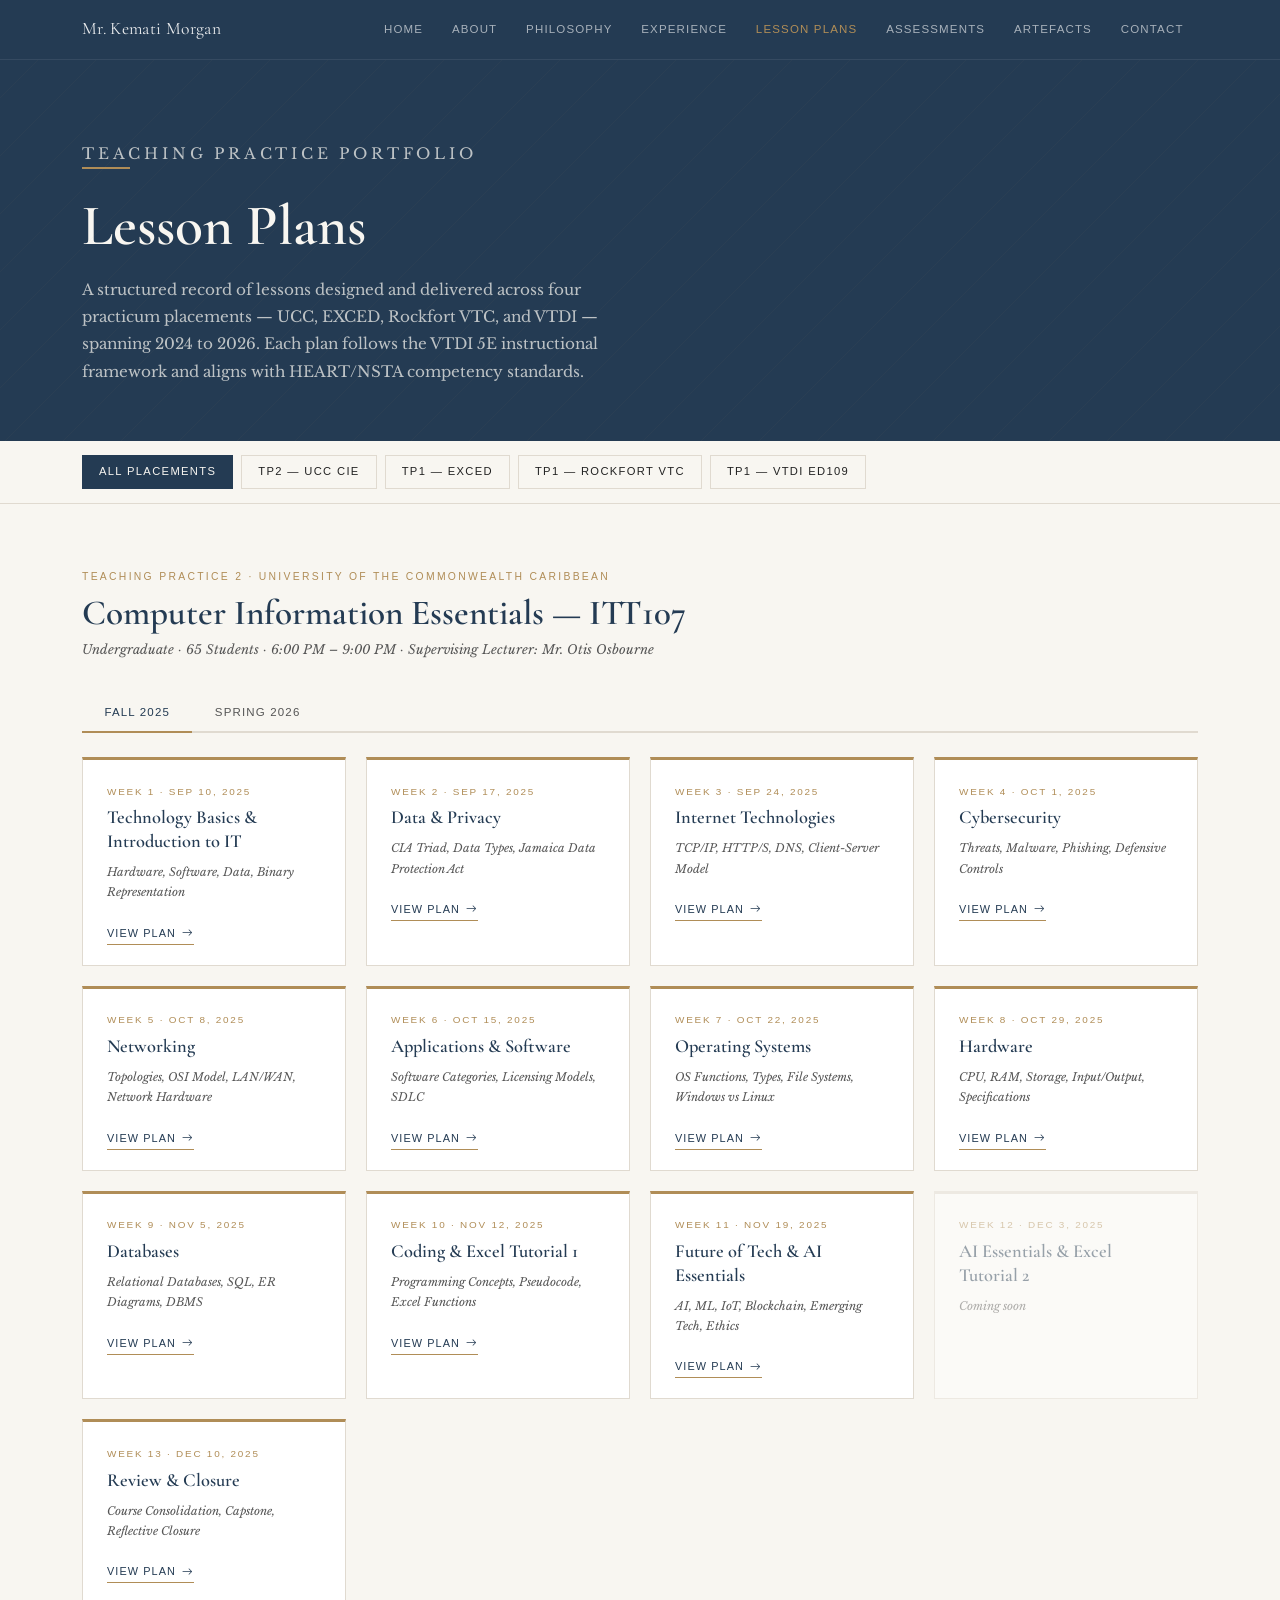
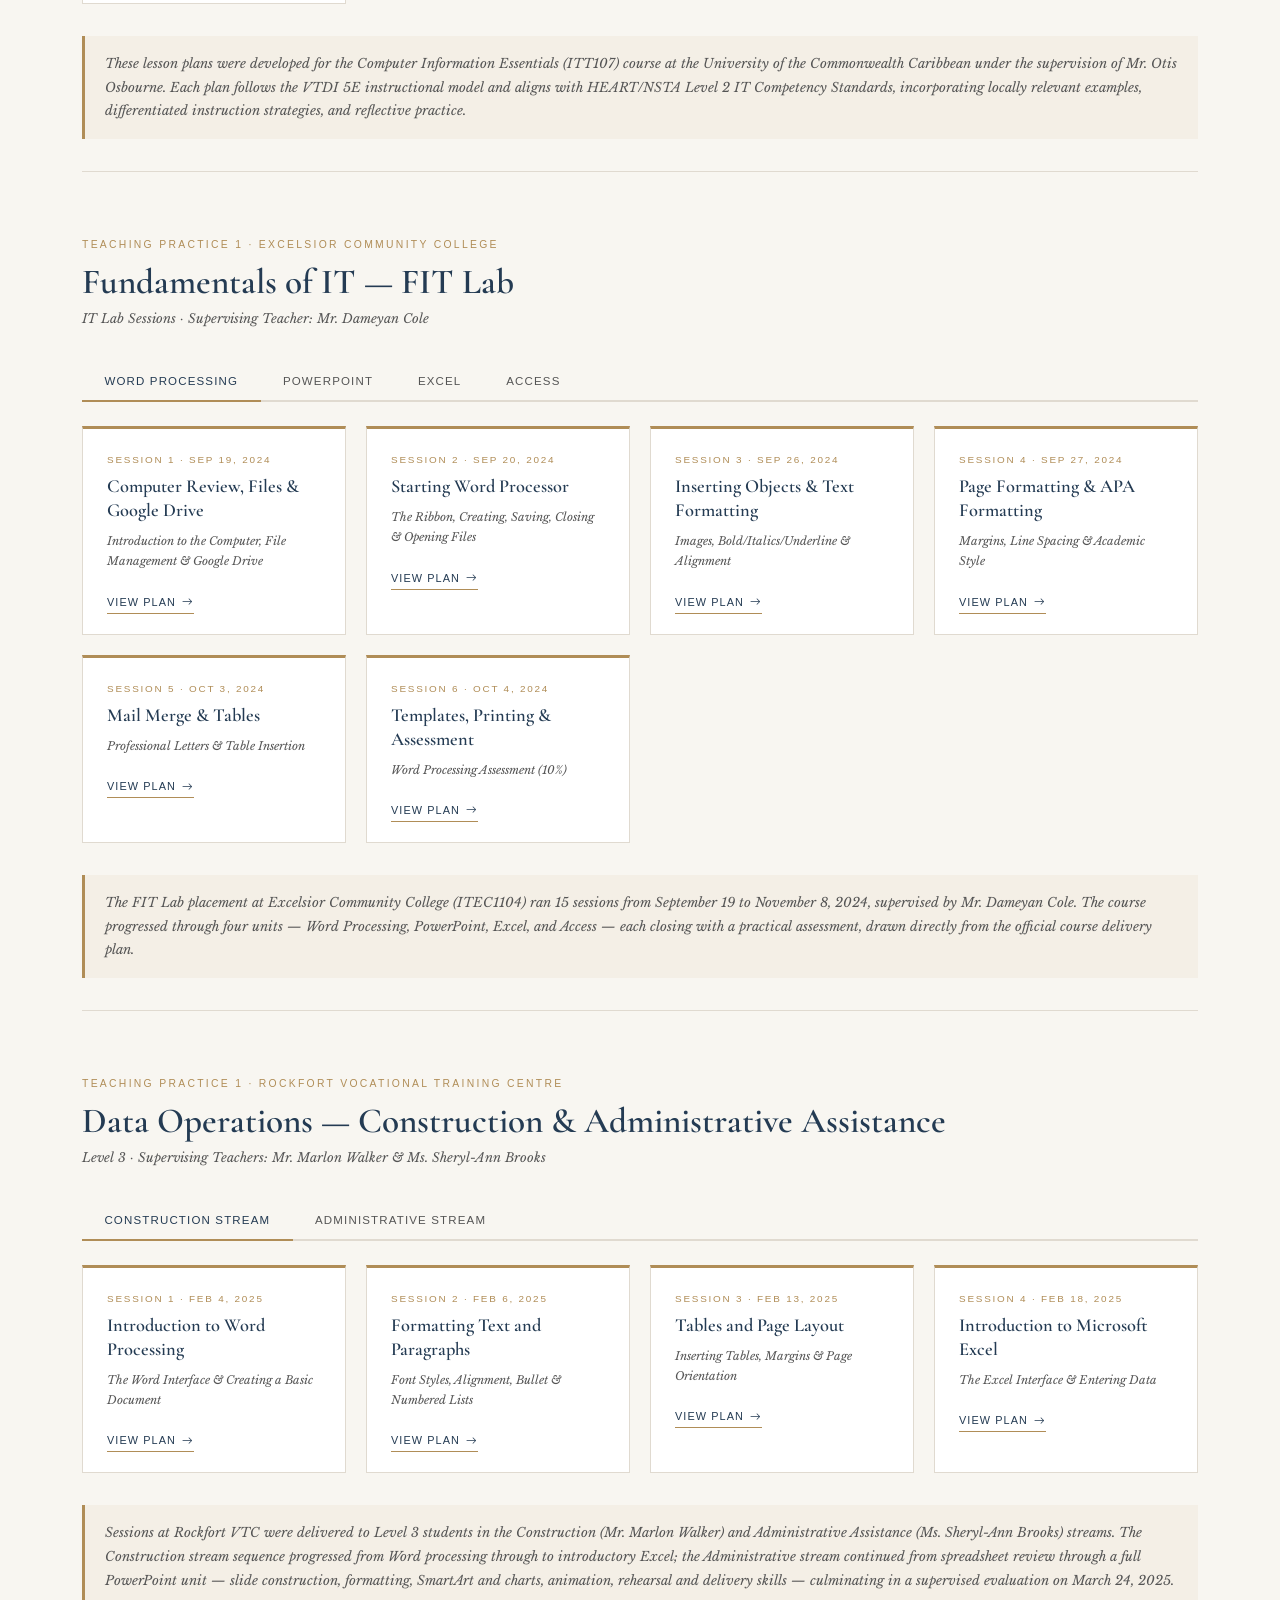
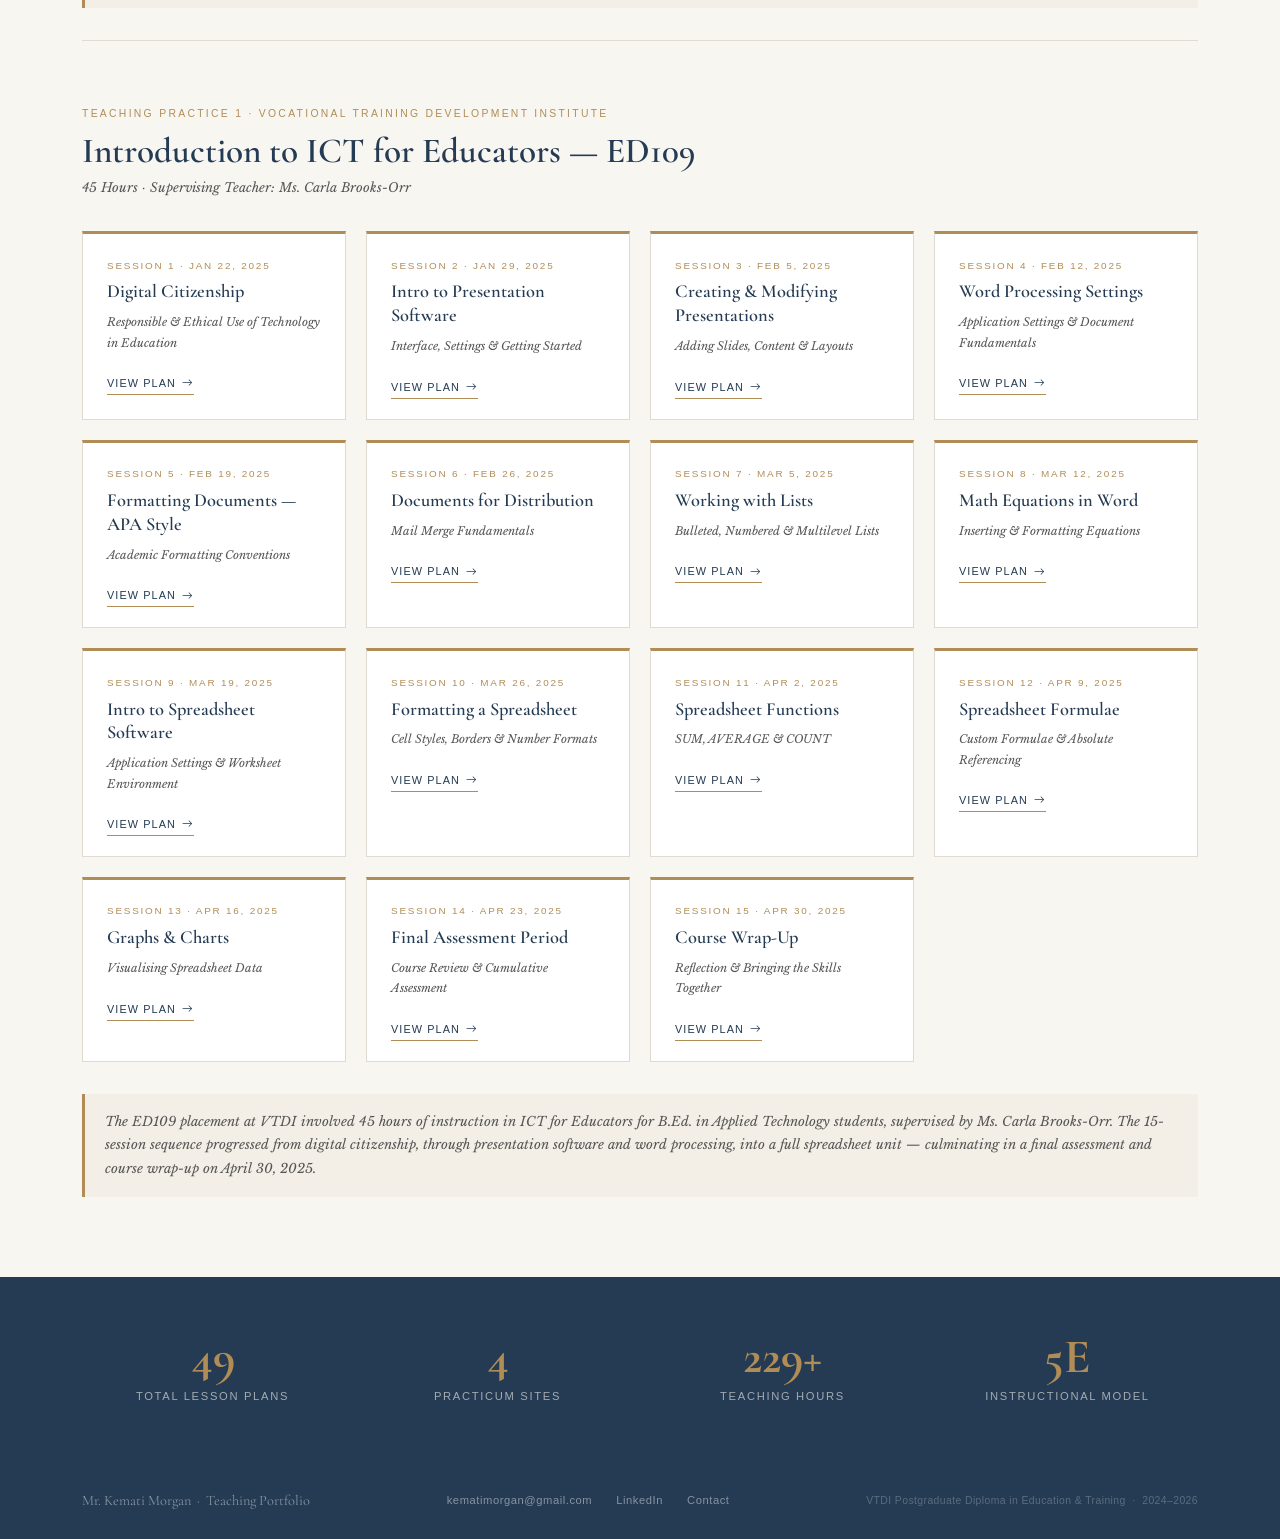
<file: lesson-plans.html>
<!DOCTYPE html>
<html lang="en">
<head>
    <meta charset="UTF-8">
    <meta name="viewport" content="width=device-width, initial-scale=1.0">
    <title>Lesson Plans | Mr. Kemati Morgan</title>

    <link rel="preconnect" href="https://fonts.googleapis.com">
    <link rel="preconnect" href="https://fonts.gstatic.com" crossorigin>
    <link href="https://fonts.googleapis.com/css2?family=Cormorant+Garamond:ital,wght@0,400;0,600;0,700;1,400&family=Libre+Baskerville:ital,wght@0,400;0,700;1,400&display=swap" rel="stylesheet">

    <link href="https://cdn.jsdelivr.net/npm/bootstrap@5.3.2/dist/css/bootstrap.min.css" rel="stylesheet">
    <link href="https://cdn.jsdelivr.net/npm/bootstrap-icons@1.11.3/font/bootstrap-icons.css" rel="stylesheet">
    <link rel="stylesheet" href="css/style.css">
</head>
<body>

<!-- NAVBAR -->
<nav class="navbar navbar-expand-lg fixed-top km-navbar">
    <div class="container">
        <a class="navbar-brand km-navbar-brand" href="index.html">Mr. Kemati Morgan</a>

        <button class="navbar-toggler" type="button"
                data-bs-toggle="collapse"
                data-bs-target="#navbarNav"
                aria-controls="navbarNav"
                aria-expanded="false"
                aria-label="Toggle navigation">
            <span class="navbar-toggler-icon"></span>
        </button>

        <div class="collapse navbar-collapse justify-content-end" id="navbarNav">
            <ul class="navbar-nav">
                <li class="nav-item"><a class="nav-link" href="index.html">Home</a></li>
                <li class="nav-item"><a class="nav-link" href="about.html">About</a></li>
                <li class="nav-item"><a class="nav-link" href="philosophy.html">Philosophy</a></li>
                <li class="nav-item"><a class="nav-link" href="experience.html">Experience</a></li>
                <li class="nav-item"><a class="nav-link active" href="lesson-plans.html">Lesson Plans</a></li>
                <li class="nav-item"><a class="nav-link" href="assessments.html">Assessments</a></li>
                <li class="nav-item"><a class="nav-link" href="artefacts.html">Artefacts</a></li>
                <li class="nav-item"><a class="nav-link" href="contact.html">Contact</a></li>
            </ul>
        </div>
    </div>
</nav>

<!-- HERO -->
<section class="lp-hero">
    <div class="container">
        <p class="lp-hero-label">Teaching Practice Portfolio</p>
        <div class="lp-hero-line"></div>
        <h1>Lesson Plans</h1>
        <p>A structured record of lessons designed and delivered across four practicum placements — UCC, EXCED, Rockfort VTC, and VTDI — spanning 2024 to 2026. Each plan follows the VTDI 5E instructional framework and aligns with HEART/NSTA competency standards.</p>
    </div>
</section>

<!-- FILTER BAR -->
<div class="lp-filter-bar">
    <div class="container">
        <div class="d-flex gap-2 flex-wrap">
            <button class="lp-filter-btn active" onclick="filterPlacement('all', this)">All Placements</button>
            <button class="lp-filter-btn" onclick="filterPlacement('tp2', this)">TP2 &mdash; UCC CIE</button>
            <button class="lp-filter-btn" onclick="filterPlacement('exced', this)">TP1 &mdash; EXCED</button>
            <button class="lp-filter-btn" onclick="filterPlacement('rockfort', this)">TP1 &mdash; Rockfort VTC</button>
            <button class="lp-filter-btn" onclick="filterPlacement('ed109', this)">TP1 &mdash; VTDI ED109</button>
        </div>
    </div>
</div>

<!-- MAIN -->
<main class="lp-main">
    <div class="container">

        <!-- TP2: UCC CIE ITT107 -->
        <section class="lp-section" data-placement="tp2">
            <span class="lp-placement-tag">Teaching Practice 2 &middot; University of the Commonwealth Caribbean</span>
            <h2 class="lp-section-title">Computer Information Essentials &mdash; ITT107</h2>
            <p class="lp-section-meta">Undergraduate &middot; 65 Students &middot; 6:00 PM &ndash; 9:00 PM &middot; Supervising Lecturer: Mr. Otis Osbourne</p>

            <div class="lp-semester-tabs">
                <button class="lp-sem-tab active" onclick="switchSem('fall2025', this, 'cie')">Fall 2025</button>
                <button class="lp-sem-tab" onclick="switchSem('spring2026', this, 'cie')">Spring 2026</button>
            </div>

            <!-- FALL 2025 -->
            <div id="cie-fall2025">
                <div class="lp-grid">

                    <a class="lp-card" href="https://docs.google.com/document/d/1oQwYEgPfBA9c2fQXjgXSvwLsqW0YKpvw/edit" target="_blank">
                        <p class="lp-card-week">Week 1 &middot; Sep 10, 2025</p>
                        <h3 class="lp-card-title">Technology Basics &amp; Introduction to IT</h3>
                        <p class="lp-card-date">Hardware, Software, Data, Binary Representation</p>
                        <span class="lp-card-link">View Plan <i class="bi bi-arrow-right"></i></span>
                    </a>

                    <a class="lp-card" href="https://docs.google.com/document/d/1VeP4kcgqsMST3F96J6diLQMStaz4j5L2/edit" target="_blank">
                        <p class="lp-card-week">Week 2 &middot; Sep 17, 2025</p>
                        <h3 class="lp-card-title">Data &amp; Privacy</h3>
                        <p class="lp-card-date">CIA Triad, Data Types, Jamaica Data Protection Act</p>
                        <span class="lp-card-link">View Plan <i class="bi bi-arrow-right"></i></span>
                    </a>

                    <a class="lp-card" href="https://docs.google.com/document/d/1tStMi-8_dx--mzTM93kWnRP6_yGwDGb4/edit" target="_blank">
                        <p class="lp-card-week">Week 3 &middot; Sep 24, 2025</p>
                        <h3 class="lp-card-title">Internet Technologies</h3>
                        <p class="lp-card-date">TCP/IP, HTTP/S, DNS, Client-Server Model</p>
                        <span class="lp-card-link">View Plan <i class="bi bi-arrow-right"></i></span>
                    </a>

                    <a class="lp-card" href="https://docs.google.com/document/d/1bceIoGSK-lm0lnKLoJ7Cd-5j0xafrqtI/edit" target="_blank">
                        <p class="lp-card-week">Week 4 &middot; Oct 1, 2025</p>
                        <h3 class="lp-card-title">Cybersecurity</h3>
                        <p class="lp-card-date">Threats, Malware, Phishing, Defensive Controls</p>
                        <span class="lp-card-link">View Plan <i class="bi bi-arrow-right"></i></span>
                    </a>

                    <a class="lp-card" href="https://docs.google.com/document/d/1SkgmAyR4bVSizVcNXZUsr3JQrnbUntz7/edit" target="_blank">
                        <p class="lp-card-week">Week 5 &middot; Oct 8, 2025</p>
                        <h3 class="lp-card-title">Networking</h3>
                        <p class="lp-card-date">Topologies, OSI Model, LAN/WAN, Network Hardware</p>
                        <span class="lp-card-link">View Plan <i class="bi bi-arrow-right"></i></span>
                    </a>

                    <a class="lp-card" href="https://docs.google.com/document/d/1rL_PRPfiqCRtqAdggQup8IELaHeQwuwJ/edit" target="_blank">
                        <p class="lp-card-week">Week 6 &middot; Oct 15, 2025</p>
                        <h3 class="lp-card-title">Applications &amp; Software</h3>
                        <p class="lp-card-date">Software Categories, Licensing Models, SDLC</p>
                        <span class="lp-card-link">View Plan <i class="bi bi-arrow-right"></i></span>
                    </a>

                    <a class="lp-card" href="https://docs.google.com/document/d/1NYGxYllFLHJhq102ZnUGuCNnSseJezVB/edit" target="_blank">
                        <p class="lp-card-week">Week 7 &middot; Oct 22, 2025</p>
                        <h3 class="lp-card-title">Operating Systems</h3>
                        <p class="lp-card-date">OS Functions, Types, File Systems, Windows vs Linux</p>
                        <span class="lp-card-link">View Plan <i class="bi bi-arrow-right"></i></span>
                    </a>

                    <a class="lp-card" href="https://docs.google.com/document/d/1s8oBOyHhf9KPOHdDbugZEf_8Kq0yoOIO/edit" target="_blank">
                        <p class="lp-card-week">Week 8 &middot; Oct 29, 2025</p>
                        <h3 class="lp-card-title">Hardware</h3>
                        <p class="lp-card-date">CPU, RAM, Storage, Input/Output, Specifications</p>
                        <span class="lp-card-link">View Plan <i class="bi bi-arrow-right"></i></span>
                    </a>

                    <a class="lp-card" href="https://docs.google.com/document/d/1lM8jh60MWxd4XM5dwenPztMMVJF8IfNW/edit" target="_blank">
                        <p class="lp-card-week">Week 9 &middot; Nov 5, 2025</p>
                        <h3 class="lp-card-title">Databases</h3>
                        <p class="lp-card-date">Relational Databases, SQL, ER Diagrams, DBMS</p>
                        <span class="lp-card-link">View Plan <i class="bi bi-arrow-right"></i></span>
                    </a>

                    <a class="lp-card" href="https://docs.google.com/document/d/1KhM-ndjnlpxllqFMjNqh_KdZ-4UU127B/edit" target="_blank">
                        <p class="lp-card-week">Week 10 &middot; Nov 12, 2025</p>
                        <h3 class="lp-card-title">Coding &amp; Excel Tutorial 1</h3>
                        <p class="lp-card-date">Programming Concepts, Pseudocode, Excel Functions</p>
                        <span class="lp-card-link">View Plan <i class="bi bi-arrow-right"></i></span>
                    </a>

                    <a class="lp-card" href="https://docs.google.com/document/d/1SISD0ZKc574_J12ffC7p4t2pyNUz1d0k/edit" target="_blank">
                        <p class="lp-card-week">Week 11 &middot; Nov 19, 2025</p>
                        <h3 class="lp-card-title">Future of Tech &amp; AI Essentials</h3>
                        <p class="lp-card-date">AI, ML, IoT, Blockchain, Emerging Tech, Ethics</p>
                        <span class="lp-card-link">View Plan <i class="bi bi-arrow-right"></i></span>
                    </a>

                    <!-- W12: Coming soon -->
                    <div class="lp-card lp-card--soon">
                        <p class="lp-card-week">Week 12 &middot; Dec 3, 2025</p>
                        <h3 class="lp-card-title">AI Essentials &amp; Excel Tutorial 2</h3>
                        <p class="lp-card-date">Coming soon</p>
                    </div>

                    <a class="lp-card" href="https://docs.google.com/document/d/1jXuiOSLzRD2K2TzP42BxLek6MhQaw-qk/edit" target="_blank">
                        <p class="lp-card-week">Week 13 &middot; Dec 10, 2025</p>
                        <h3 class="lp-card-title">Review &amp; Closure</h3>
                        <p class="lp-card-date">Course Consolidation, Capstone, Reflective Closure</p>
                        <span class="lp-card-link">View Plan <i class="bi bi-arrow-right"></i></span>
                    </a>

                </div>
            </div>

            <!-- SPRING 2026 -->
            <div id="cie-spring2026" style="display:none;">
                <div class="lp-grid">

                    <a class="lp-card" href="https://docs.google.com/document/d/1QvwBDCUCFrIBUelRTA9XnFP3eXiGG8E2/edit" target="_blank">
                        <p class="lp-card-week">Week 1 &middot; Jan 14, 2026</p>
                        <h3 class="lp-card-title">Technology Basics &amp; Introduction to IT</h3>
                        <p class="lp-card-date">Hardware, Software, Data, Binary Representation</p>
                        <span class="lp-card-link">View Plan <i class="bi bi-arrow-right"></i></span>
                    </a>

                    <a class="lp-card" href="https://docs.google.com/document/d/1FOTCyDOfu0DmrVClK0aGxP3KPpT4-BNj/edit" target="_blank">
                        <p class="lp-card-week">Week 2 &middot; Jan 21, 2026</p>
                        <h3 class="lp-card-title">Data &amp; Privacy</h3>
                        <p class="lp-card-date">CIA Triad, Data Types, Jamaica Data Protection Act</p>
                        <span class="lp-card-link">View Plan <i class="bi bi-arrow-right"></i></span>
                    </a>

                    <a class="lp-card" href="https://docs.google.com/document/d/16KP27g405W9dXNmR-fnn4vvNtiW14mW7/edit" target="_blank"><p class="lp-card-week">Week 3 &middot; Jan 28, 2026</p><h3 class="lp-card-title">Internet Technologies</h3><p class="lp-card-date">TCP/IP, HTTP/S, DNS, Client-Server Model</p><span class="lp-card-link">View Plan <i class="bi bi-arrow-right"></i></span></a>
                    <a class="lp-card" href="https://docs.google.com/document/d/1dQ7S4Bfc3AiqSo4DnehScXZmO55zwCXe/edit" target="_blank"><p class="lp-card-week">Week 4 &middot; Feb 4, 2026</p><h3 class="lp-card-title">Cybersecurity</h3><p class="lp-card-date">Threats, Malware, Phishing, Defensive Controls</p><span class="lp-card-link">View Plan <i class="bi bi-arrow-right"></i></span></a>
                    <a class="lp-card" href="https://docs.google.com/document/d/1ZlWO2RUE2L-CZGQXTnig-3R2TulO9Wis/edit" target="_blank"><p class="lp-card-week">Week 5 &middot; Feb 11, 2026</p><h3 class="lp-card-title">Networking</h3><p class="lp-card-date">Topologies, OSI Model, LAN/WAN, Network Hardware</p><span class="lp-card-link">View Plan <i class="bi bi-arrow-right"></i></span></a>
                    <a class="lp-card" href="https://docs.google.com/document/d/1Ri6Fa_L9dsdg_Y77hdUnZzZ06IFRXDpW/edit" target="_blank"><p class="lp-card-week">Week 6 &middot; Feb 18, 2026</p><h3 class="lp-card-title">Applications &amp; Software</h3><p class="lp-card-date">Software Categories, Licensing Models, SDLC</p><span class="lp-card-link">View Plan <i class="bi bi-arrow-right"></i></span></a>
                    <a class="lp-card" href="https://docs.google.com/document/d/1SyryjKOR4_lLXuXGUfyR9a3_OPA32l59/edit" target="_blank"><p class="lp-card-week">Week 7 &middot; Feb 25, 2026</p><h3 class="lp-card-title">Operating Systems</h3><p class="lp-card-date">OS Functions, Types, File Systems, Windows vs Linux</p><span class="lp-card-link">View Plan <i class="bi bi-arrow-right"></i></span></a>
                    <a class="lp-card" href="https://docs.google.com/document/d/1neAqOf_5sNg_nkEkXINhgXY75TDFvlmp/edit" target="_blank"><p class="lp-card-week">Week 8 &middot; Mar 4, 2026</p><h3 class="lp-card-title">Hardware</h3><p class="lp-card-date">CPU, RAM, Storage, Input/Output, Specifications</p><span class="lp-card-link">View Plan <i class="bi bi-arrow-right"></i></span></a>
                    <a class="lp-card" href="https://docs.google.com/document/d/1arPup1HiMBDB2_rYICmw799dabrjyM7d/edit" target="_blank"><p class="lp-card-week">Week 9 &middot; Mar 11, 2026</p><h3 class="lp-card-title">Databases</h3><p class="lp-card-date">Relational Databases, SQL, ER Diagrams, DBMS</p><span class="lp-card-link">View Plan <i class="bi bi-arrow-right"></i></span></a>
                    <a class="lp-card" href="https://docs.google.com/document/d/1UxJWAbwd3CVgvMPu-jkhhL3ipGTgnc1I/edit" target="_blank"><p class="lp-card-week">Week 10 &middot; Mar 18, 2026</p><h3 class="lp-card-title">Coding &amp; Excel Tutorial 1</h3><p class="lp-card-date">Programming Concepts, Pseudocode, Excel Functions</p><span class="lp-card-link">View Plan <i class="bi bi-arrow-right"></i></span></a>
                    <a class="lp-card" href="https://docs.google.com/document/d/1mbYfhyi9jI-gaLQ-7JO2DPFeuzN6qctk/edit" target="_blank"><p class="lp-card-week">Week 11 &middot; Mar 25, 2026</p><h3 class="lp-card-title">Future of Tech &amp; AI Essentials</h3><p class="lp-card-date">AI, ML, IoT, Blockchain, Emerging Tech, Ethics</p><span class="lp-card-link">View Plan <i class="bi bi-arrow-right"></i></span></a>
                    <a class="lp-card" href="https://docs.google.com/document/d/1ppijdkfusGO4fx99oNlGk60evpDbFjQL/edit" target="_blank"><p class="lp-card-week">Week 12 &middot; Apr 1, 2026</p><h3 class="lp-card-title">AI Essentials &amp; Excel Tutorial 2</h3><p class="lp-card-date">Generative AI, Prompt Engineering, VLOOKUP, Charts</p><span class="lp-card-link">View Plan <i class="bi bi-arrow-right"></i></span></a>
                    <a class="lp-card" href="https://docs.google.com/document/d/1-jy2YI30L6iYuzNualJCCNBOam0MGNxq/edit" target="_blank"><p class="lp-card-week">Week 13 &middot; Apr 8, 2026</p><h3 class="lp-card-title">Review &amp; Closure</h3><p class="lp-card-date">Course Consolidation, Capstone, Reflective Closure</p><span class="lp-card-link">View Plan <i class="bi bi-arrow-right"></i></span></a>

                </div>
            </div>

            <div class="lp-annotation">
                These lesson plans were developed for the Computer Information Essentials (ITT107) course at the University of the Commonwealth Caribbean under the supervision of Mr. Otis Osbourne. Each plan follows the VTDI 5E instructional model and aligns with HEART/NSTA Level 2 IT Competency Standards, incorporating locally relevant examples, differentiated instruction strategies, and reflective practice.
            </div>
        </section>

        <!-- TP1: EXCED -->
        <section class="lp-section" data-placement="exced">
            <span class="lp-placement-tag">Teaching Practice 1 &middot; Excelsior Community College</span>
            <h2 class="lp-section-title">Fundamentals of IT &mdash; FIT Lab</h2>
            <p class="lp-section-meta">IT Lab Sessions &middot; Supervising Teacher: Mr. Dameyan Cole</p>
            <div class="lp-semester-tabs">
                <button class="lp-sem-tab active" onclick="switchSem('word', this, 'exced')">Word Processing</button>
                <button class="lp-sem-tab" onclick="switchSem('powerpoint', this, 'exced')">PowerPoint</button>
                <button class="lp-sem-tab" onclick="switchSem('excel', this, 'exced')">Excel</button>
                <button class="lp-sem-tab" onclick="switchSem('access', this, 'exced')">Access</button>
            </div>

            <!-- WORD PROCESSING -->
            <div id="exced-word">
                <div class="lp-grid">

                    <a class="lp-card" href="https://docs.google.com/document/d/18HvcId5fzJ7-H84txFALfvZ7jDkq0sXC/edit" target="_blank">
                        <p class="lp-card-week">Session 1 &middot; Sep 19, 2024</p>
                        <h3 class="lp-card-title">Computer Review, Files &amp; Google Drive</h3>
                        <p class="lp-card-date">Introduction to the Computer, File Management &amp; Google Drive</p>
                        <span class="lp-card-link">View Plan <i class="bi bi-arrow-right"></i></span>
                    </a>

                    <a class="lp-card" href="https://docs.google.com/document/d/1WpZvoBa5QMX3V7-rjDZcZaONBHJfoL9X/edit" target="_blank">
                        <p class="lp-card-week">Session 2 &middot; Sep 20, 2024</p>
                        <h3 class="lp-card-title">Starting Word Processor</h3>
                        <p class="lp-card-date">The Ribbon, Creating, Saving, Closing &amp; Opening Files</p>
                        <span class="lp-card-link">View Plan <i class="bi bi-arrow-right"></i></span>
                    </a>

                    <a class="lp-card" href="https://docs.google.com/document/d/1iuFMuFcbVIDBd7rEWAh6KxFge7yAMFKo/edit" target="_blank">
                        <p class="lp-card-week">Session 3 &middot; Sep 26, 2024</p>
                        <h3 class="lp-card-title">Inserting Objects &amp; Text Formatting</h3>
                        <p class="lp-card-date">Images, Bold/Italics/Underline &amp; Alignment</p>
                        <span class="lp-card-link">View Plan <i class="bi bi-arrow-right"></i></span>
                    </a>

                    <a class="lp-card" href="https://docs.google.com/document/d/1qGk95UPWPyCJGp6eivSCsCCGOdciT3ii/edit" target="_blank">
                        <p class="lp-card-week">Session 4 &middot; Sep 27, 2024</p>
                        <h3 class="lp-card-title">Page Formatting &amp; APA Formatting</h3>
                        <p class="lp-card-date">Margins, Line Spacing &amp; Academic Style</p>
                        <span class="lp-card-link">View Plan <i class="bi bi-arrow-right"></i></span>
                    </a>

                    <a class="lp-card" href="https://docs.google.com/document/d/1g54OmGiLeC63mhrFWTGX9oXd3Q7KslFf/edit" target="_blank">
                        <p class="lp-card-week">Session 5 &middot; Oct 3, 2024</p>
                        <h3 class="lp-card-title">Mail Merge &amp; Tables</h3>
                        <p class="lp-card-date">Professional Letters &amp; Table Insertion</p>
                        <span class="lp-card-link">View Plan <i class="bi bi-arrow-right"></i></span>
                    </a>

                    <a class="lp-card" href="https://docs.google.com/document/d/1kSR2D2OGPWNWNsdKCpoy1dOS5ulWfAxR/edit" target="_blank">
                        <p class="lp-card-week">Session 6 &middot; Oct 4, 2024</p>
                        <h3 class="lp-card-title">Templates, Printing &amp; Assessment</h3>
                        <p class="lp-card-date">Word Processing Assessment (10%)</p>
                        <span class="lp-card-link">View Plan <i class="bi bi-arrow-right"></i></span>
                    </a>

                </div>
            </div>

            <!-- POWERPOINT -->
            <div id="exced-powerpoint" style="display:none">
                <div class="lp-grid">

                    <a class="lp-card" href="https://docs.google.com/document/d/1D4GeGPBefdS8K5fTOIR8A1li9Z5Wu8M0/edit" target="_blank">
                        <p class="lp-card-week">Session 7 &middot; Oct 10, 2024</p>
                        <h3 class="lp-card-title">Creating a Slideshow</h3>
                        <p class="lp-card-date">Slides, Hyperlinks, Graphics, Video &amp; Sound</p>
                        <span class="lp-card-link">View Plan <i class="bi bi-arrow-right"></i></span>
                    </a>

                    <a class="lp-card" href="https://docs.google.com/document/d/1knTkaLlYsDSp4d3O38XIdekLps5icPUY/edit" target="_blank">
                        <p class="lp-card-week">Session 8 &middot; Oct 11, 2024</p>
                        <h3 class="lp-card-title">Animation, Transitions &amp; Assessment</h3>
                        <p class="lp-card-date">PowerPoint Assessment (10%)</p>
                        <span class="lp-card-link">View Plan <i class="bi bi-arrow-right"></i></span>
                    </a>

                </div>
            </div>

            <!-- EXCEL -->
            <div id="exced-excel" style="display:none">
                <div class="lp-grid">

                    <a class="lp-card" href="https://docs.google.com/document/d/1iM8Hib8ZRtoXrZBif3GEh4nPvDhuwIur/edit" target="_blank">
                        <p class="lp-card-week">Session 9 &middot; Oct 17, 2024</p>
                        <h3 class="lp-card-title">Ribbon, Page Formatting &amp; Math</h3>
                        <p class="lp-card-date">Excel Interface &amp; Common Math Operations</p>
                        <span class="lp-card-link">View Plan <i class="bi bi-arrow-right"></i></span>
                    </a>

                    <a class="lp-card" href="https://docs.google.com/document/d/1dJqrRma8aKWMfRjhGizFqWCoSyz3oTTT/edit" target="_blank">
                        <p class="lp-card-week">Session 10 &middot; Oct 18, 2024</p>
                        <h3 class="lp-card-title">Formulas, Functions &amp; VLOOKUP</h3>
                        <p class="lp-card-date">Absolute/Relative References &amp; Sorting</p>
                        <span class="lp-card-link">View Plan <i class="bi bi-arrow-right"></i></span>
                    </a>

                    <a class="lp-card" href="https://docs.google.com/document/d/12gxj944Waiz5wvzWWU_HBEsvGPyJqOZf/edit" target="_blank">
                        <p class="lp-card-week">Session 11 &middot; Oct 25, 2024</p>
                        <h3 class="lp-card-title">Graphs, Printing &amp; Assessment</h3>
                        <p class="lp-card-date">Spreadsheet Assessment (10%)</p>
                        <span class="lp-card-link">View Plan <i class="bi bi-arrow-right"></i></span>
                    </a>

                </div>
            </div>

            <!-- ACCESS -->
            <div id="exced-access" style="display:none">
                <div class="lp-grid">

                    <a class="lp-card" href="https://docs.google.com/document/d/1DmVhNvzEHWtGqtuGGqEYK096OivYWtOO/edit" target="_blank">
                        <p class="lp-card-week">Session 12 &middot; Oct 31, 2024</p>
                        <h3 class="lp-card-title">Creating a Database &amp; Tables</h3>
                        <p class="lp-card-date">Tables &amp; Primary Keys</p>
                        <span class="lp-card-link">View Plan <i class="bi bi-arrow-right"></i></span>
                    </a>

                    <a class="lp-card" href="https://docs.google.com/document/d/1p49_o6YYpRvyLYyMwz3U0QwznzfaPfSR/edit" target="_blank">
                        <p class="lp-card-week">Session 13 &middot; Nov 1, 2024</p>
                        <h3 class="lp-card-title">Queries</h3>
                        <p class="lp-card-date">Filtering &amp; Retrieving Specific Records</p>
                        <span class="lp-card-link">View Plan <i class="bi bi-arrow-right"></i></span>
                    </a>

                    <a class="lp-card" href="https://docs.google.com/document/d/1g0q2kPFWA8KpX6U3HsMBRwm-Vetf9aKe/edit" target="_blank">
                        <p class="lp-card-week">Session 14 &middot; Nov 7, 2024</p>
                        <h3 class="lp-card-title">Forms &amp; Table Relationships</h3>
                        <p class="lp-card-date">Linking Tables &amp; Data Entry Forms</p>
                        <span class="lp-card-link">View Plan <i class="bi bi-arrow-right"></i></span>
                    </a>

                    <a class="lp-card" href="https://docs.google.com/document/d/1hFX1QUSfhsLDjeMWjex4HhvlHMhhSPc0/edit" target="_blank">
                        <p class="lp-card-week">Session 15 &middot; Nov 8, 2024</p>
                        <h3 class="lp-card-title">Importing Data &amp; Field Properties</h3>
                        <p class="lp-card-date">Database Assessment (10%) &middot; Final Lesson</p>
                        <span class="lp-card-link">View Plan <i class="bi bi-arrow-right"></i></span>
                    </a>

                </div>
            </div>

            <div class="lp-annotation">
                The FIT Lab placement at Excelsior Community College (ITEC1104) ran 15 sessions from September 19 to November 8, 2024, supervised by Mr. Dameyan Cole. The course progressed through four units &mdash; Word Processing, PowerPoint, Excel, and Access &mdash; each closing with a practical assessment, drawn directly from the official course delivery plan.
            </div>
        </section>

        <!-- TP1: Rockfort VTC -->
        <section class="lp-section" data-placement="rockfort">
            <span class="lp-placement-tag">Teaching Practice 1 &middot; Rockfort Vocational Training Centre</span>
            <h2 class="lp-section-title">Data Operations &mdash; Construction &amp; Administrative Assistance</h2>
            <p class="lp-section-meta">Level 3 &middot; Supervising Teachers: Mr. Marlon Walker &amp; Ms. Sheryl-Ann Brooks</p>
            <div class="lp-semester-tabs">
                <button class="lp-sem-tab active" onclick="switchSem('construction', this, 'rockfort')">Construction Stream</button>
                <button class="lp-sem-tab" onclick="switchSem('admin', this, 'rockfort')">Administrative Stream</button>
            </div>

            <!-- CONSTRUCTION STREAM (Marlon Walker) -->
            <div id="rockfort-construction">
                <div class="lp-grid">

                    <a class="lp-card" href="https://docs.google.com/document/d/1ao2j8eEcgwg28n4Cq45vvBZScvn-4Aeuyd0KonhtEd8/edit" target="_blank">
                        <p class="lp-card-week">Session 1 &middot; Feb 4, 2025</p>
                        <h3 class="lp-card-title">Introduction to Word Processing</h3>
                        <p class="lp-card-date">The Word Interface &amp; Creating a Basic Document</p>
                        <span class="lp-card-link">View Plan <i class="bi bi-arrow-right"></i></span>
                    </a>

                    <a class="lp-card" href="https://docs.google.com/document/d/14daz7toQR7vdW0JtO5YaiSaaDkLbsfDxcxDBwm4aArw/edit" target="_blank">
                        <p class="lp-card-week">Session 2 &middot; Feb 6, 2025</p>
                        <h3 class="lp-card-title">Formatting Text and Paragraphs</h3>
                        <p class="lp-card-date">Font Styles, Alignment, Bullet &amp; Numbered Lists</p>
                        <span class="lp-card-link">View Plan <i class="bi bi-arrow-right"></i></span>
                    </a>

                    <a class="lp-card" href="https://docs.google.com/document/d/1z6y4Jp1r0_1VP9qlyE3W4po-KLcvch_q6BzdOsBjj7c/edit" target="_blank">
                        <p class="lp-card-week">Session 3 &middot; Feb 13, 2025</p>
                        <h3 class="lp-card-title">Tables and Page Layout</h3>
                        <p class="lp-card-date">Inserting Tables, Margins &amp; Page Orientation</p>
                        <span class="lp-card-link">View Plan <i class="bi bi-arrow-right"></i></span>
                    </a>

                    <a class="lp-card" href="https://docs.google.com/document/d/1v3_jHj9mRimVoTq5EfSBolwK-2-cQT_a/edit" target="_blank">
                        <p class="lp-card-week">Session 4 &middot; Feb 18, 2025</p>
                        <h3 class="lp-card-title">Introduction to Microsoft Excel</h3>
                        <p class="lp-card-date">The Excel Interface &amp; Entering Data</p>
                        <span class="lp-card-link">View Plan <i class="bi bi-arrow-right"></i></span>
                    </a>

                </div>
            </div>

            <!-- ADMINISTRATIVE STREAM (Sheryl-Ann Brooks) -->
            <div id="rockfort-admin" style="display:none">
                <div class="lp-grid">

                    <a class="lp-card" href="https://docs.google.com/document/d/1JbXLIjR9TIbDm4ojZCBv12VtgMkFETmI/edit" target="_blank">
                        <p class="lp-card-week">Session 5 &middot; Feb 25, 2025</p>
                        <h3 class="lp-card-title">Excel Review &amp; Introducing PowerPoint</h3>
                        <p class="lp-card-date">Spreadsheet Recap, The PowerPoint Interface</p>
                        <span class="lp-card-link">View Plan <i class="bi bi-arrow-right"></i></span>
                    </a>

                    <a class="lp-card" href="https://docs.google.com/document/d/1WFxeVkVRt0aJM8I4UR_zd0XAlHzeVBIY/edit" target="_blank">
                        <p class="lp-card-week">Session 6 &middot; Feb 27, 2025</p>
                        <h3 class="lp-card-title">Building a Slide Presentation</h3>
                        <p class="lp-card-date">Adding Slides, Layouts &amp; Design Themes</p>
                        <span class="lp-card-link">View Plan <i class="bi bi-arrow-right"></i></span>
                    </a>

                    <a class="lp-card" href="https://docs.google.com/document/d/1Q9OuunGpjtkklgZceCgL6sZ0o5JMRcA_/edit" target="_blank">
                        <p class="lp-card-week">Session 7 &middot; Mar 4, 2025</p>
                        <h3 class="lp-card-title">Formatting Text, Images &amp; Transitions</h3>
                        <p class="lp-card-date">Text Formatting, Inserting Images, Slide Transitions</p>
                        <span class="lp-card-link">View Plan <i class="bi bi-arrow-right"></i></span>
                    </a>

                    <a class="lp-card" href="https://docs.google.com/document/d/17mnThVqbn62f3EdJ6NX19kWHw_TAIxwD/edit" target="_blank">
                        <p class="lp-card-week">Session 8 &middot; Mar 6, 2025</p>
                        <h3 class="lp-card-title">SmartArt, Charts &amp; Speaker Notes</h3>
                        <p class="lp-card-date">Process Diagrams, Simple Charts, Presenter Notes</p>
                        <span class="lp-card-link">View Plan <i class="bi bi-arrow-right"></i></span>
                    </a>

                    <a class="lp-card" href="https://docs.google.com/document/d/1IScq4kyrhqfxf1NxACbTVsYrRJOcjcf8/edit" target="_blank">
                        <p class="lp-card-week">Session 9 &middot; Mar 11, 2025</p>
                        <h3 class="lp-card-title">Animations &amp; Slide Transitions</h3>
                        <p class="lp-card-date">Purposeful Animation, Consistent Transition Design</p>
                        <span class="lp-card-link">View Plan <i class="bi bi-arrow-right"></i></span>
                    </a>

                    <a class="lp-card" href="https://docs.google.com/document/d/1-RozShQrFziyFWHnxTIgdYvqYXcHkQVd/edit" target="_blank">
                        <p class="lp-card-week">Session 10 &middot; Mar 13, 2025</p>
                        <h3 class="lp-card-title">Rehearsing with Rehearse Timings</h3>
                        <p class="lp-card-date">Timing Practice &amp; Revising Speaker Notes</p>
                        <span class="lp-card-link">View Plan <i class="bi bi-arrow-right"></i></span>
                    </a>

                    <a class="lp-card" href="https://docs.google.com/document/d/1uxgEowqP0_h5rtCOvyq8iz0uOeKiZm6z/edit" target="_blank">
                        <p class="lp-card-week">Session 11 &middot; Mar 18, 2025</p>
                        <h3 class="lp-card-title">Presentation Delivery Skills</h3>
                        <p class="lp-card-date">Voice, Pace, Eye Contact &amp; Body Language</p>
                        <span class="lp-card-link">View Plan <i class="bi bi-arrow-right"></i></span>
                    </a>

                    <a class="lp-card" href="https://docs.google.com/document/d/1bINnTxHlwM8r_CxYEw7hJfFA6TBijD5s/edit" target="_blank">
                        <p class="lp-card-week">Session 12 &middot; Mar 20, 2025</p>
                        <h3 class="lp-card-title">Final Rehearsal &amp; Peer Feedback</h3>
                        <p class="lp-card-date">Full Run-Throughs, Structured Feedback, Evaluation Prep</p>
                        <span class="lp-card-link">View Plan <i class="bi bi-arrow-right"></i></span>
                    </a>

                </div>
            </div>

            <div class="lp-annotation">
                Sessions at Rockfort VTC were delivered to Level 3 students in the Construction (Mr. Marlon Walker) and Administrative Assistance (Ms. Sheryl-Ann Brooks) streams. The Construction stream sequence progressed from Word processing through to introductory Excel; the Administrative stream continued from spreadsheet review through a full PowerPoint unit &mdash; slide construction, formatting, SmartArt and charts, animation, rehearsal and delivery skills &mdash; culminating in a supervised evaluation on March 24, 2025.
            </div>
        </section>

        <!-- TP1: VTDI ED109 -->
        <section class="lp-section" data-placement="ed109">
            <span class="lp-placement-tag">Teaching Practice 1 &middot; Vocational Training Development Institute</span>
            <h2 class="lp-section-title">Introduction to ICT for Educators &mdash; ED109</h2>
            <p class="lp-section-meta">45 Hours &middot; Supervising Teacher: Ms. Carla Brooks-Orr</p>
            <div class="lp-grid">

                <a class="lp-card" href="https://docs.google.com/document/d/1zjyzR70GfYVu1GW89HIxl1yRTlQ0VeV8/edit" target="_blank">
                    <p class="lp-card-week">Session 1 &middot; Jan 22, 2025</p>
                    <h3 class="lp-card-title">Digital Citizenship</h3>
                    <p class="lp-card-date">Responsible &amp; Ethical Use of Technology in Education</p>
                    <span class="lp-card-link">View Plan <i class="bi bi-arrow-right"></i></span>
                </a>

                <a class="lp-card" href="https://docs.google.com/document/d/1EuHxWRjswnursmjpG-KwIkFGRQx8Y8r_/edit" target="_blank">
                    <p class="lp-card-week">Session 2 &middot; Jan 29, 2025</p>
                    <h3 class="lp-card-title">Intro to Presentation Software</h3>
                    <p class="lp-card-date">Interface, Settings &amp; Getting Started</p>
                    <span class="lp-card-link">View Plan <i class="bi bi-arrow-right"></i></span>
                </a>

                <a class="lp-card" href="https://docs.google.com/document/d/1WegC7HOcB3oVjUAAaDj8VftQLiRnHLT8/edit" target="_blank">
                    <p class="lp-card-week">Session 3 &middot; Feb 5, 2025</p>
                    <h3 class="lp-card-title">Creating &amp; Modifying Presentations</h3>
                    <p class="lp-card-date">Adding Slides, Content &amp; Layouts</p>
                    <span class="lp-card-link">View Plan <i class="bi bi-arrow-right"></i></span>
                </a>

                <a class="lp-card" href="https://docs.google.com/document/d/1c1MTi1WnS90we6pbcnMgXzIcxav0g3XM/edit" target="_blank">
                    <p class="lp-card-week">Session 4 &middot; Feb 12, 2025</p>
                    <h3 class="lp-card-title">Word Processing Settings</h3>
                    <p class="lp-card-date">Application Settings &amp; Document Fundamentals</p>
                    <span class="lp-card-link">View Plan <i class="bi bi-arrow-right"></i></span>
                </a>

                <a class="lp-card" href="https://docs.google.com/document/d/10QIEnMsIl9Fwa7jrwj8H_QMdEWocxMf-/edit" target="_blank">
                    <p class="lp-card-week">Session 5 &middot; Feb 19, 2025</p>
                    <h3 class="lp-card-title">Formatting Documents &mdash; APA Style</h3>
                    <p class="lp-card-date">Academic Formatting Conventions</p>
                    <span class="lp-card-link">View Plan <i class="bi bi-arrow-right"></i></span>
                </a>

                <a class="lp-card" href="https://docs.google.com/document/d/1MSV06Vk_2ML1P65x-GYUQwkiF44FPa-r/edit" target="_blank">
                    <p class="lp-card-week">Session 6 &middot; Feb 26, 2025</p>
                    <h3 class="lp-card-title">Documents for Distribution</h3>
                    <p class="lp-card-date">Mail Merge Fundamentals</p>
                    <span class="lp-card-link">View Plan <i class="bi bi-arrow-right"></i></span>
                </a>

                <a class="lp-card" href="https://docs.google.com/document/d/1CaAZ5GBVcGnkLDxNsucye-xpXojBoGZ_/edit" target="_blank">
                    <p class="lp-card-week">Session 7 &middot; Mar 5, 2025</p>
                    <h3 class="lp-card-title">Working with Lists</h3>
                    <p class="lp-card-date">Bulleted, Numbered &amp; Multilevel Lists</p>
                    <span class="lp-card-link">View Plan <i class="bi bi-arrow-right"></i></span>
                </a>

                <a class="lp-card" href="https://docs.google.com/document/d/1WfAeQWoFuJQKTg6RrsuM_6m_Jm6EwVNK/edit" target="_blank">
                    <p class="lp-card-week">Session 8 &middot; Mar 12, 2025</p>
                    <h3 class="lp-card-title">Math Equations in Word</h3>
                    <p class="lp-card-date">Inserting &amp; Formatting Equations</p>
                    <span class="lp-card-link">View Plan <i class="bi bi-arrow-right"></i></span>
                </a>

                <a class="lp-card" href="https://docs.google.com/document/d/1XrPVWLP1Ml4Ig5DhOTwtNgNM51dxWd8R/edit" target="_blank">
                    <p class="lp-card-week">Session 9 &middot; Mar 19, 2025</p>
                    <h3 class="lp-card-title">Intro to Spreadsheet Software</h3>
                    <p class="lp-card-date">Application Settings &amp; Worksheet Environment</p>
                    <span class="lp-card-link">View Plan <i class="bi bi-arrow-right"></i></span>
                </a>

                <a class="lp-card" href="https://docs.google.com/document/d/1Ty1W-likDyslyvfK_5AHvHulRmJWuIRk/edit" target="_blank">
                    <p class="lp-card-week">Session 10 &middot; Mar 26, 2025</p>
                    <h3 class="lp-card-title">Formatting a Spreadsheet</h3>
                    <p class="lp-card-date">Cell Styles, Borders &amp; Number Formats</p>
                    <span class="lp-card-link">View Plan <i class="bi bi-arrow-right"></i></span>
                </a>

                <a class="lp-card" href="https://docs.google.com/document/d/1i0RU1_fWYzTuzXZKH1rb-MP5vVNBCSk-/edit" target="_blank">
                    <p class="lp-card-week">Session 11 &middot; Apr 2, 2025</p>
                    <h3 class="lp-card-title">Spreadsheet Functions</h3>
                    <p class="lp-card-date">SUM, AVERAGE &amp; COUNT</p>
                    <span class="lp-card-link">View Plan <i class="bi bi-arrow-right"></i></span>
                </a>

                <a class="lp-card" href="https://docs.google.com/document/d/1Ep27CoWHrJUqyTIfocIKtlyrReort_mM/edit" target="_blank">
                    <p class="lp-card-week">Session 12 &middot; Apr 9, 2025</p>
                    <h3 class="lp-card-title">Spreadsheet Formulae</h3>
                    <p class="lp-card-date">Custom Formulae &amp; Absolute Referencing</p>
                    <span class="lp-card-link">View Plan <i class="bi bi-arrow-right"></i></span>
                </a>

                <a class="lp-card" href="https://docs.google.com/document/d/1NA1dV1uqgmBK_53vhmF50Yi7q4rOMqk3/edit" target="_blank">
                    <p class="lp-card-week">Session 13 &middot; Apr 16, 2025</p>
                    <h3 class="lp-card-title">Graphs &amp; Charts</h3>
                    <p class="lp-card-date">Visualising Spreadsheet Data</p>
                    <span class="lp-card-link">View Plan <i class="bi bi-arrow-right"></i></span>
                </a>

                <a class="lp-card" href="https://docs.google.com/document/d/1jL9LrosSBStaX2-Qi5jA79jUrZz4eXW5/edit" target="_blank">
                    <p class="lp-card-week">Session 14 &middot; Apr 23, 2025</p>
                    <h3 class="lp-card-title">Final Assessment Period</h3>
                    <p class="lp-card-date">Course Review &amp; Cumulative Assessment</p>
                    <span class="lp-card-link">View Plan <i class="bi bi-arrow-right"></i></span>
                </a>

                <a class="lp-card" href="https://docs.google.com/document/d/1yVfwiggA57QeKfDqCPNiVivWPohAkLho/edit" target="_blank">
                    <p class="lp-card-week">Session 15 &middot; Apr 30, 2025</p>
                    <h3 class="lp-card-title">Course Wrap-Up</h3>
                    <p class="lp-card-date">Reflection &amp; Bringing the Skills Together</p>
                    <span class="lp-card-link">View Plan <i class="bi bi-arrow-right"></i></span>
                </a>

            </div>
            <div class="lp-annotation">
                The ED109 placement at VTDI involved 45 hours of instruction in ICT for Educators for B.Ed. in Applied Technology students, supervised by Ms. Carla Brooks-Orr. The 15-session sequence progressed from digital citizenship, through presentation software and word processing, into a full spreadsheet unit &mdash; culminating in a final assessment and course wrap-up on April 30, 2025.
            </div>
        </section>

    </div>
</main>

<!-- SUMMARY STRIP -->
<div class="lp-summary">
    <div class="container">
        <div class="row g-4 justify-content-center text-center">
            <div class="col-6 col-md-3"><span class="lp-stat-number">49</span><span class="lp-stat-label">Total Lesson Plans</span></div>
            <div class="col-6 col-md-3"><span class="lp-stat-number">4</span><span class="lp-stat-label">Practicum Sites</span></div>
            <div class="col-6 col-md-3"><span class="lp-stat-number">229+</span><span class="lp-stat-label">Teaching Hours</span></div>
            <div class="col-6 col-md-3"><span class="lp-stat-number">5E</span><span class="lp-stat-label">Instructional Model</span></div>
        </div>
    </div>
</div>

<!-- FOOTER -->
<footer class="km-footer">
    <div class="container d-flex flex-wrap justify-content-between align-items-center">
        <div class="km-footer-brand">Mr. Kemati Morgan &nbsp;&middot;&nbsp; Teaching Portfolio</div>
        <div class="km-footer-links">
            <a href="mailto:kematimorgan@gmail.com">kematimorgan@gmail.com</a>
            <a href="https://www.linkedin.com/in/kemati-morgan-668386b2/" target="_blank">LinkedIn</a>
            <a href="contact.html">Contact</a>
        </div>
        <div class="km-footer-copy">
            VTDI Postgraduate Diploma in Education &amp; Training &nbsp;&middot;&nbsp; 2024–2026
        </div>
    </div>
</footer>

<script src="https://cdn.jsdelivr.net/npm/bootstrap@5.3.2/dist/js/bootstrap.bundle.min.js"></script>
<script>
    function filterPlacement(placement, btn) {
        document.querySelectorAll('.lp-filter-btn').forEach(b => b.classList.remove('active'));
        btn.classList.add('active');
        document.querySelectorAll('.lp-section').forEach(sec => {
            sec.style.display = (placement === 'all' || sec.dataset.placement === placement) ? '' : 'none';
        });
    }
    function switchSem(sem, btn, prefix) {
        document.querySelectorAll('[id^="' + prefix + '-"]').forEach(el => el.style.display = 'none');
        document.getElementById(prefix + '-' + sem).style.display = '';
        btn.closest('.lp-semester-tabs').querySelectorAll('.lp-sem-tab').forEach(t => t.classList.remove('active'));
        btn.classList.add('active');
    }
</script>
</body>
</html>
</file>
<file: css/style.css>
/*
  ============================================================
  Kemati Morgan — Teaching Portfolio
  css/style.css — Custom Styles
  ============================================================
  This file overrides and extends Bootstrap with our brand kit.

  ORGANISATION:
  1. CSS Variables  — brand colours, fonts, spacing
  2. Base / Reset   — global defaults
  3. Navbar         — fixed top navigation
  4. Hero           — full-screen opening section
  5. Intro          — two-column philosophy + overview
  6. Cards          — portfolio section cards
  7. Evaluation     — score banner with progress bars
  8. Footer         — bottom bar
  9. Utilities      — reusable text and link styles
  10. Responsive    — mobile adjustments
  ============================================================
*/


/* ── 1. CSS VARIABLES ────────────────────────────────────────
   CSS custom properties (variables) let us define our brand
   colours and fonts once, then reuse them everywhere.
   If the brand changes, we only update this section.
────────────────────────────────────────────────────────────── */
:root {
    /* Brand colours — from the brand kit */
    --km-white:       #FFFFFF;
    --km-ivory:       #F8F6F1;   /* Soft Ivory — main background */
    --km-charcoal:    #222222;   /* Deep Charcoal — primary text */
    --km-slate:       #555555;   /* Slate Gray — secondary text */
    --km-navy:        #243B53;   /* Muted Navy — headings, structure */
    --km-gold:        #B08D57;   /* Warm Gold — accents, labels */
    --km-gold-light:  #F3E8D0;   /* Light gold — backgrounds */
    --km-border:      #E0DAD0;   /* Subtle border colour */

    /* Typography — brand kit fonts */
    --km-font-heading: 'Cormorant Garamond', Georgia, serif;  /* H1, H2 */
    --km-font-body:    'Libre Baskerville', Georgia, serif;   /* paragraphs */
    --km-font-ui:      'Helvetica Neue', Arial, sans-serif;   /* nav, labels, buttons */

    /* Spacing — consistent padding values */
    --km-section-py:  80px;   /* vertical padding for sections */
}


/* ── 2. BASE / RESET ─────────────────────────────────────────
   Global defaults that apply to all elements.
   box-sizing: border-box makes sizing more predictable —
   padding and border are included in an element's total width.
────────────────────────────────────────────────────────────── */
*, *::before, *::after {
    box-sizing: border-box;
}

html {
    scroll-behavior: smooth; /* Smooth scrolling when clicking anchor links */
}

body {
    font-family: var(--km-font-body);
    background-color: var(--km-ivory);
    color: var(--km-charcoal);
    font-size: 16px;
    line-height: 1.75;
    -webkit-font-smoothing: antialiased; /* Sharper text on Mac/iOS */
}

h1, h2, h3, h4, h5, h6 {
    font-family: var(--km-font-heading);
    color: var(--km-navy);
}


/* ── 3. NAVBAR ───────────────────────────────────────────────
   Fixed to the top of the page so it stays visible on scroll.
   Uses our navy colour with gold accent on hover.
────────────────────────────────────────────────────────────── */
.km-navbar {
    background-color: var(--km-navy);
    padding: 0 0;
    border-bottom: 1px solid rgba(255, 255, 255, 0.08);
}

/* Brand name — left side of navbar */
.km-navbar-brand {
    font-family: var(--km-font-heading);
    font-size: 1.1rem;
    color: rgba(255, 255, 255, 0.9) !important; /* !important overrides Bootstrap default */
    letter-spacing: 0.02em;
}

/* Nav links */
.km-navbar .nav-link {
    font-family: var(--km-font-ui);
    font-size: 0.72rem;
    letter-spacing: 0.1em;
    text-transform: uppercase;
    color: rgba(255, 255, 255, 0.6) !important;
    padding: 1.2rem 0.9rem !important;
    transition: color 0.2s ease; /* Smooth colour change on hover */
}

.km-navbar .nav-link:hover,
.km-navbar .nav-link.active {
    color: var(--km-gold) !important;
}

/* Mobile hamburger icon — make it visible on dark background */
.km-navbar .navbar-toggler {
    border: 1px solid var(--km-gold);
    padding: 6px 10px;
    border-radius: 2px;
}

.km-navbar .navbar-toggler-icon {
    background-image: url("data:image/svg+xml,%3csvg xmlns='http://www.w3.org/2000/svg' viewBox='0 0 30 30'%3e%3cpath stroke='%23B08D57' stroke-width='2' d='M4 7h22M4 15h22M4 23h22'/%3e%3c/svg%3e");
}


/* ── 4. HERO ─────────────────────────────────────────────────
   Full-viewport-height opening section.
   min-height: 100vh = at least as tall as the browser window.
   padding-top: accounts for the fixed navbar height (~60px).
   Content sits at the bottom using flexbox justify-content-end.
────────────────────────────────────────────────────────────── */
.km-hero {
    min-height: 100vh;
    background-color: var(--km-navy);
    padding-top: 80px;
    padding-bottom: 72px;

    /* Subtle radial gradient overlays for depth — purely decorative */
    background-image:
            radial-gradient(ellipse 60% 50% at 80% 10%, rgba(176, 141, 87, 0.12) 0%, transparent 60%),
            radial-gradient(ellipse 40% 40% at 10% 90%, rgba(255, 255, 255, 0.03) 0%, transparent 50%);
}

/* Small label above the name */
.km-eyebrow {
    font-family: var(--km-font-ui);
    font-size: 0.68rem;
    letter-spacing: 0.25em;
    text-transform: uppercase;
    color: var(--km-gold);
    margin-bottom: 1rem;

    /* Gold line before the text using a pseudo-element */
    display: flex;
    align-items: center;
    gap: 14px;
}
.km-eyebrow::before {
    content: '';
    display: block;
    width: 32px;
    height: 1px;
    background-color: var(--km-gold);
}

/* Main name — Cormorant Garamond, large and italic on surname */
.km-hero-name {
    font-family: var(--km-font-heading);
    font-size: clamp(3rem, 8vw, 6rem); /* clamp: scales between min and max based on viewport */
    font-weight: 700;
    color: var(--km-white);
    line-height: 1;
    letter-spacing: -0.02em;
    margin-bottom: 1rem;
}
.km-hero-name em {
    color: var(--km-gold);
    font-style: italic;
}

/* Subtitle text below name */
.km-hero-subtitle {
    font-family: var(--km-font-ui);
    font-size: 0.85rem;
    font-weight: 300;
    color: rgba(255, 255, 255, 0.5);
    max-width: 560px;
    margin-bottom: 1.5rem;
}

/* Course tag pills */
.km-tags {
    display: flex;
    flex-wrap: wrap; /* Wraps to next line if no space */
    gap: 8px;
}
.km-tag {
    font-family: var(--km-font-ui);
    font-size: 0.7rem;
    letter-spacing: 0.04em;
    color: rgba(255, 255, 255, 0.55);
    border: 1px solid rgba(255, 255, 255, 0.15);
    padding: 5px 14px;
    border-radius: 2px;
}

/* Stats row — divider line above */
.km-stats {
    border-top: 1px solid rgba(255, 255, 255, 0.1);
}
.km-stat-num {
    font-family: var(--km-font-heading);
    font-size: 2.4rem;
    font-weight: 600;
    color: var(--km-white);
    line-height: 1;
}
.km-stat-label {
    font-family: var(--km-font-ui);
    font-size: 0.65rem;
    letter-spacing: 0.12em;
    text-transform: uppercase;
    color: rgba(255, 255, 255, 0.35);
    margin-top: 4px;
}


/* ── 5. INTRO SECTION ────────────────────────────────────────
   White background, two columns.
   Left: bordered quote. Right: body text and link.
────────────────────────────────────────────────────────────── */
.km-intro {
    background-color: var(--km-white);
    padding: var(--km-section-py) 0;
}

/* Section label — small gold uppercase text above headings */
.km-section-label {
    font-family: var(--km-font-ui);
    font-size: 0.65rem;
    letter-spacing: 0.2em;
    text-transform: uppercase;
    color: var(--km-gold);
    font-weight: 600;
    margin-bottom: 0.5rem;
}

/* Section heading — Cormorant Garamond */
.km-section-heading {
    font-family: var(--km-font-heading);
    font-size: 2.2rem;
    font-weight: 600;
    color: var(--km-navy);
    margin-bottom: 1.5rem;
    line-height: 1.1;
}

/* Blockquote — left border, italic Baskerville */
.km-quote {
    font-family: var(--km-font-body);
    font-style: italic;
    font-size: 1rem;
    color: var(--km-slate);
    border-left: 2px solid var(--km-navy);
    padding-left: 1.25rem;
    margin: 0;
    line-height: 1.85;
}

/* Right column has top padding to align with heading on left */
.km-intro-right {
    padding-top: 2rem;
}

.km-body-text {
    font-family: var(--km-font-body);
    font-size: 0.92rem;
    color: var(--km-slate);
    line-height: 1.85;
    margin-bottom: 1rem;
}

/* Text link — underline style matching brand */
.km-text-link {
    font-family: var(--km-font-ui);
    font-size: 0.75rem;
    font-weight: 600;
    letter-spacing: 0.08em;
    text-transform: uppercase;
    color: var(--km-navy);
    text-decoration: none;
    border-bottom: 1px solid var(--km-navy);
    padding-bottom: 2px;
    transition: color 0.2s ease, border-color 0.2s ease;
}
.km-text-link:hover {
    color: var(--km-gold);
    border-color: var(--km-gold);
}


/* ── 6. CARDS SECTION ────────────────────────────────────────
   Evan Andersson-inspired card grid.
   Each card has an image area + body with category, title,
   description, and "Learn more" link.
   Cards sit flush against each other (g-0 = no gutters).
────────────────────────────────────────────────────────────── */
.km-cards-section {
    background-color: var(--km-ivory);
    padding: var(--km-section-py) 0;
}

/* Section header with decorative large number */
.km-section-header {
    border-bottom: 1px solid var(--km-border);
    padding-bottom: 1.5rem;
    margin-bottom: 0; /* Cards sit right below with no gap */
}
.km-section-count {
    font-family: var(--km-font-heading);
    font-size: 5rem;
    font-weight: 700;
    color: var(--km-border); /* Very faint — decorative only */
    line-height: 1;
    letter-spacing: -0.04em;
}

/* Individual card — the <a> tag is the card itself */
.km-card {
    display: flex;
    flex-direction: column;
    color: inherit;
    border: 1px solid var(--km-border);
    border-top: none; /* Avoid double borders between rows */
    background-color: var(--km-white);
    transition: transform 0.3s ease, box-shadow 0.3s ease;
    overflow: hidden;
}
.km-card:hover {
    transform: translateY(-3px); /* Subtle lift on hover */
    box-shadow: 0 8px 30px rgba(36, 59, 83, 0.08);
    z-index: 2;
}

/* Card image area — coloured gradient placeholder
   aspect-ratio: 16/9 keeps a consistent rectangular shape */
.km-card-img {
    width: 100%;
    aspect-ratio: 16 / 9;
    display: flex;
    align-items: center;
    justify-content: center;
    position: relative;
    overflow: hidden;
}

/* Large faint initials in the image area — decorative */
.km-card-initials {
    font-family: var(--km-font-heading);
    font-size: 4rem;
    font-weight: 700;
    color: rgba(255, 255, 255, 0.08);
    letter-spacing: -0.04em;
    user-select: none; /* Can't be selected/copied */
}

/* Different gradient for each card — using navy and related tones */
.km-card-img--about        { background: linear-gradient(135deg, #0F2B1E 0%, #243B53 100%); }
.km-card-img--philosophy   { background: linear-gradient(135deg, #243B53 0%, #3A5F7A 100%); }
.km-card-img--experience   { background: linear-gradient(135deg, #1A2B1A 0%, #2D4A2D 100%); }
.km-card-img--evidence     { background: linear-gradient(135deg, #1A2B2B 0%, #243B53 100%); }
.km-card-img--activities   { background: linear-gradient(135deg, #2B1A0F 0%, #B08D57 100%); }
.km-card-img--reflections  { background: linear-gradient(135deg, #2B2010 0%, #8B6D3A 100%); }
.km-card-img--assessments  { background: linear-gradient(135deg, #1A1A2B 0%, #3A3A6B 100%); }
.km-card-img--development  { background: linear-gradient(135deg, #0F2020 0%, #243B53 100%); }

/* Card body — text content below image */
.km-card-body {
    padding: 1.6rem 1.75rem 1.9rem;
    flex: 1;
    display: flex;
    flex-direction: column;
    border-top: 1px solid var(--km-border);
}

.km-card-category {
    font-family: var(--km-font-ui);
    font-size: 0.62rem;
    letter-spacing: 0.2em;
    text-transform: uppercase;
    color: var(--km-gold);
    font-weight: 600;
    margin-bottom: 0.5rem;
}

.km-card-title {
    font-family: var(--km-font-heading);
    font-size: 1.35rem;
    font-weight: 600;
    color: var(--km-navy);
    margin-bottom: 0.75rem;
    line-height: 1.2;
}

.km-card-desc {
    font-family: var(--km-font-body);
    font-size: 0.85rem;
    color: var(--km-slate);
    line-height: 1.75;
    flex: 1; /* Pushes the link to the bottom */
    margin-bottom: 1.25rem;
}

/* "Learn more" link at bottom of card */
.km-card-link {
    font-family: var(--km-font-ui);
    font-size: 0.7rem;
    font-weight: 700;
    letter-spacing: 0.1em;
    text-transform: uppercase;
    color: var(--km-navy);
    transition: color 0.2s ease;
}
.km-card:hover .km-card-link {
    color: var(--km-gold);
}


/* ── 7. EVALUATION SECTION ───────────────────────────────────
   Dark navy banner showing the VTDI evaluation score.
   Two columns: big score on left, details and bars on right.
────────────────────────────────────────────────────────────── */
.km-eval-section {
    background-color: var(--km-white);
    padding: var(--km-section-py) 0;
}

.km-eval-banner {
    background-color: var(--km-navy);
    padding: 3rem 3.5rem;
    display: grid;
    /* Two columns: auto (score) and 1fr (details take remaining space) */
    grid-template-columns: auto 1fr;
    gap: 3.5rem;
    align-items: center;
}

/* Big score number */
.km-eval-score {
    font-family: var(--km-font-heading);
    font-size: 5rem;
    font-weight: 700;
    color: var(--km-white);
    line-height: 1;
    white-space: nowrap;
}
.km-eval-score span {
    font-size: 2.5rem;
    color: var(--km-gold);
}

/* Details — right side */
.km-eval-label {
    font-family: var(--km-font-ui);
    font-size: 0.65rem;
    letter-spacing: 0.15em;
    text-transform: uppercase;
    color: var(--km-gold);
    margin-bottom: 0.4rem;
}
.km-eval-title {
    font-family: var(--km-font-heading);
    font-size: 1.4rem;
    color: var(--km-white);
    margin-bottom: 0.4rem;
}
.km-eval-meta {
    font-family: var(--km-font-ui);
    font-size: 0.75rem;
    color: rgba(255, 255, 255, 0.4);
    line-height: 1.6;
    margin-bottom: 1.25rem;
}

/* Progress bars container */
.km-eval-bars {
    display: grid;
    gap: 8px;
}

/* Each bar row: label | bar | value */
.km-bar-row {
    display: flex;
    align-items: center;
    gap: 12px;
    font-family: var(--km-font-ui);
    font-size: 0.7rem;
    color: rgba(255, 255, 255, 0.5);
}
.km-bar-label {
    min-width: 160px;
}
/* Bar background track */
.km-bar-bg {
    flex: 1;
    height: 3px;
    background-color: rgba(255, 255, 255, 0.1);
    border-radius: 2px;
    overflow: hidden;
}
/* Gold fill — width set via inline style in HTML */
.km-bar-fill {
    height: 100%;
    background-color: var(--km-gold);
    border-radius: 2px;
}
.km-bar-val {
    min-width: 48px;
    text-align: right;
    color: var(--km-white);
    font-weight: 600;
}


/* ── 8. FOOTER ───────────────────────────────────────────────
   Simple bottom bar with navy background.
   Three items: brand name, links, copyright.
────────────────────────────────────────────────────────────── */
.km-footer {
    background-color: var(--km-navy);
    padding: 1.6rem 0;
    margin-top: 0;
}

.km-footer-brand {
    font-family: var(--km-font-heading);
    font-size: 0.9rem;
    color: rgba(255, 255, 255, 0.45);
}

.km-footer-links {
    display: flex;
    gap: 24px;
}
.km-footer-links a {
    font-family: var(--km-font-ui);
    font-size: 0.7rem;
    color: rgba(255, 255, 255, 0.45);
    text-decoration: none;
    letter-spacing: 0.05em;
    transition: color 0.2s ease;
}
.km-footer-links a:hover {
    color: var(--km-gold);
}

.km-footer-copy {
    font-family: var(--km-font-ui);
    font-size: 0.65rem;
    color: rgba(255, 255, 255, 0.25);
    letter-spacing: 0.04em;
}


/* ── 9. UTILITIES ────────────────────────────────────────────
   Reusable helper classes you can add to any element.
────────────────────────────────────────────────────────────── */

/* Add top padding to body to offset the fixed navbar */
body {
    padding-top: 60px;
}


/* ── 10. RESPONSIVE ──────────────────────────────────────────
   Media queries adjust layout for smaller screens.
   max-width: 768px targets tablets and phones.
   We reduce font sizes, switch from grid to single column,
   and adjust padding to keep things readable on mobile.
────────────────────────────────────────────────────────────── */
@media (max-width: 768px) {

    :root {
        --km-section-py: 56px; /* Less vertical padding on mobile */
    }

    /* Hero adjustments */
    .km-hero {
        padding-bottom: 48px;
    }
    .km-hero-name {
        font-size: 3rem;
    }
    .km-stats {
        gap: 1.5rem !important;
    }

    /* Evaluation banner stacks vertically on mobile */
    .km-eval-banner {
        grid-template-columns: 1fr;
        gap: 1.5rem;
        padding: 2rem 1.5rem;
    }
    .km-eval-score {
        font-size: 3.5rem;
    }

    /* Footer stacks vertically */
    .km-footer .d-flex {
        flex-direction: column;
        gap: 12px;
        text-align: center;
    }
    .km-footer-links {
        justify-content: center;
    }

    /* Bar labels shorten on small screens */
    .km-bar-label {
        min-width: 100px;
        font-size: 0.62rem;
    }

}


/* ============================================================
   ABOUT PAGE STYLES
   Add these to the bottom of style.css
   ============================================================ */


/* ── PAGE HERO ───────────────────────────────────────────────
   Compact banner used on all inner pages (not full screen).
   Much shorter than the home page hero.
────────────────────────────────────────────────────────────── */
.km-page-hero {
    background-color: var(--km-navy);
    padding: 72px 0 48px;  /* top padding accounts for fixed navbar */
}

.km-page-hero-title {
    font-family: var(--km-font-heading);
    font-size: clamp(2rem, 5vw, 3.5rem);
    font-weight: 700;
    color: var(--km-white);
    margin: 0;
    letter-spacing: -0.02em;
}

/* Eyebrow link style — for breadcrumb navigation */
.km-eyebrow-link {
    color: rgba(255, 255, 255, 0.4);
    text-decoration: none;
    font-family: var(--km-font-ui);
    font-size: 0.68rem;
    transition: color 0.2s ease;
}
.km-eyebrow-link:hover {
    color: var(--km-gold);
}


/* ── SECTION HELPERS ─────────────────────────────────────────
   Reusable section backgrounds.
   km-section sets consistent vertical padding.
   km-section--white and --ivory alternate background colours
   to visually separate sections as the user scrolls.
────────────────────────────────────────────────────────────── */
.km-section {
    padding: var(--km-section-py) 0;
}
.km-section--white {
    background-color: var(--km-white);
}
.km-section--ivory {
    background-color: var(--km-ivory);
}


/* ── PROFILE IMAGE ───────────────────────────────────────────
   The profile photo on the About page.
   object-fit: cover ensures the image fills its box
   without distorting — crops neatly if needed.
────────────────────────────────────────────────────────────── */
.km-profile-img {
    width: 100%;
    max-width: 280px;
    aspect-ratio: 3 / 4;       /* Portrait ratio — taller than wide */
    object-fit: cover;          /* Fills the box, crops excess */
    object-position: top center; /* Keeps face in frame */
    display: block;
}

/* Placeholder shown before photo is added */
.km-photo-placeholder {
    width: 100%;
    max-width: 280px;
    aspect-ratio: 3 / 4;
    background-color: var(--km-navy);
    display: flex;
    flex-direction: column;
    align-items: center;
    justify-content: center;
    gap: 12px;
    margin: 0 auto;
}
.km-photo-placeholder span {
    font-family: var(--km-font-heading);
    font-size: 4rem;
    font-weight: 700;
    color: rgba(255, 255, 255, 0.15);
}
.km-photo-placeholder p {
    font-family: var(--km-font-ui);
    font-size: 0.7rem;
    color: rgba(255, 255, 255, 0.3);
    text-align: center;
    padding: 0 1rem;
    margin: 0;
}

/* Name and role caption below photo */
.km-photo-name {
    font-family: var(--km-font-heading);
    font-size: 1.1rem;
    font-weight: 600;
    color: var(--km-navy);
}
.km-photo-role {
    font-family: var(--km-font-ui);
    font-size: 0.7rem;
    letter-spacing: 0.08em;
    text-transform: uppercase;
    color: var(--km-gold);
    margin-top: 3px;
}


/* ── QUICK FACTS ─────────────────────────────────────────────
   Label + value pairs displayed as a definition-style list.
   border-bottom creates a thin divider between each fact.
────────────────────────────────────────────────────────────── */
.km-quick-facts {
    display: grid;
    gap: 0;
    border-top: 1px solid var(--km-border);
}
.km-fact {
    display: flex;
    gap: 1.5rem;
    padding: 0.75rem 0;
    border-bottom: 1px solid var(--km-border);
    align-items: baseline;
}
.km-fact-label {
    font-family: var(--km-font-ui);
    font-size: 0.65rem;
    letter-spacing: 0.1em;
    text-transform: uppercase;
    color: var(--km-gold);
    min-width: 110px;
    flex-shrink: 0; /* Prevents label from shrinking */
}
.km-fact-value {
    font-family: var(--km-font-body);
    font-size: 0.88rem;
    color: var(--km-charcoal);
}


/* ── TIMELINE ────────────────────────────────────────────────
   Academic background timeline.
   A vertical line runs down the left side.
   Each item has a dot and indented content.
────────────────────────────────────────────────────────────── */
.km-timeline {
    position: relative;
    padding-left: 28px;
    margin-top: 2rem;
}

/* The vertical line — a pseudo-element on the container */
.km-timeline::before {
    content: '';
    position: absolute;
    left: 0;
    top: 8px;
    bottom: 8px;
    width: 1px;
    background-color: var(--km-border);
}

.km-timeline-item {
    position: relative;
    margin-bottom: 2.5rem;
    padding-left: 1.5rem;
}
.km-timeline-item:last-child {
    margin-bottom: 0;
}

/* The dot on the timeline line */
.km-timeline-dot {
    position: absolute;
    left: -34px;
    top: 6px;
    width: 10px;
    height: 10px;
    border-radius: 50%;          /* Makes it a circle */
    background-color: var(--km-navy);
    border: 2px solid var(--km-white);
    box-shadow: 0 0 0 1px var(--km-navy);
}

.km-timeline-period {
    font-family: var(--km-font-ui);
    font-size: 0.65rem;
    letter-spacing: 0.1em;
    text-transform: uppercase;
    color: var(--km-gold);
    margin-bottom: 4px;
}
.km-timeline-role {
    font-family: var(--km-font-heading);
    font-size: 1.2rem;
    font-weight: 600;
    color: var(--km-navy);
    margin-bottom: 3px;
}
.km-timeline-inst {
    font-family: var(--km-font-ui);
    font-size: 0.78rem;
    color: var(--km-slate);
    margin-bottom: 8px;
}
.km-timeline-desc {
    font-family: var(--km-font-body);
    font-size: 0.88rem;
    color: var(--km-slate);
    line-height: 1.75;
    margin: 0;
}


/* ── EXPERIENCE CARDS ────────────────────────────────────────
   Four placement cards showing each teaching position.
   Bordered boxes with a header row showing period + hours.
────────────────────────────────────────────────────────────── */
.km-exp-card {
    border: 1px solid var(--km-border);
    padding: 1.6rem;
    height: 100%;             /* Equal height within Bootstrap row */
    background-color: var(--km-white);
    transition: border-color 0.2s ease, box-shadow 0.2s ease;
}
.km-exp-card:hover {
    border-color: var(--km-navy);
    box-shadow: 0 4px 20px rgba(36, 59, 83, 0.06);
}

/* Header row: period on left, hours on right */
.km-exp-header {
    display: flex;
    justify-content: space-between;
    align-items: center;
    margin-bottom: 0.75rem;
}
.km-exp-period {
    font-family: var(--km-font-ui);
    font-size: 0.65rem;
    letter-spacing: 0.1em;
    text-transform: uppercase;
    color: var(--km-gold);
}
.km-exp-hrs {
    font-family: var(--km-font-heading);
    font-size: 1.1rem;
    font-weight: 600;
    color: var(--km-navy);
}

.km-exp-role {
    font-family: var(--km-font-heading);
    font-size: 1.2rem;
    font-weight: 600;
    color: var(--km-navy);
    margin-bottom: 4px;
}
.km-exp-course {
    font-family: var(--km-font-body);
    font-size: 0.85rem;
    font-style: italic;
    color: var(--km-slate);
    margin-bottom: 3px;
}
.km-exp-inst {
    font-family: var(--km-font-ui);
    font-size: 0.72rem;
    color: var(--km-slate);
    margin-bottom: 0.75rem;
}
.km-exp-desc {
    font-family: var(--km-font-body);
    font-size: 0.85rem;
    color: var(--km-slate);
    line-height: 1.7;
    margin-bottom: 1rem;
}

/* Tag pills at bottom of each card */
.km-exp-tags {
    display: flex;
    flex-wrap: wrap;
    gap: 6px;
}
.km-exp-tag {
    font-family: var(--km-font-ui);
    font-size: 0.62rem;
    letter-spacing: 0.06em;
    color: var(--km-navy);
    background-color: var(--km-ivory);
    border: 1px solid var(--km-border);
    padding: 3px 10px;
    border-radius: 2px;
}

/* Highlight card — navy background for the total hours summary */
.km-exp-card--highlight {
    background-color: var(--km-navy);
    border-color: var(--km-navy);
    display: flex;
    flex-direction: column;
    justify-content: center;
    align-items: center;
    text-align: center;
    min-height: 200px;
}
.km-exp-total-num {
    font-family: var(--km-font-heading);
    font-size: 4rem;
    font-weight: 700;
    color: var(--km-white);
    line-height: 1;
}
.km-exp-total-label {
    font-family: var(--km-font-ui);
    font-size: 0.7rem;
    letter-spacing: 0.12em;
    text-transform: uppercase;
    color: var(--km-gold);
    margin-top: 8px;
    margin-bottom: 12px;
}
.km-exp-total-sub {
    font-family: var(--km-font-body);
    font-size: 0.82rem;
    color: rgba(255, 255, 255, 0.45);
    line-height: 1.6;
}


/* ── PROFESSIONAL DEVELOPMENT LIST ───────────────────────────
   Simple icon + title + description list.
   The icon is a small coloured square (HTML entity &#9632;).
────────────────────────────────────────────────────────────── */
.km-dev-list {
    display: grid;
    gap: 0;
    margin-top: 2rem;
    border-top: 1px solid var(--km-border);
}
.km-dev-item {
    display: flex;
    gap: 1.25rem;
    padding: 1.25rem 0;
    border-bottom: 1px solid var(--km-border);
    align-items: flex-start;
}
.km-dev-icon {
    color: var(--km-gold);
    font-size: 0.5rem;
    margin-top: 6px;
    flex-shrink: 0;
}
.km-dev-title {
    font-family: var(--km-font-heading);
    font-size: 1.05rem;
    font-weight: 600;
    color: var(--km-navy);
    margin-bottom: 4px;
}
.km-dev-desc {
    font-family: var(--km-font-body);
    font-size: 0.85rem;
    color: var(--km-slate);
    line-height: 1.75;
}


/* ============================================================
   PHILOSOPHY PAGE STYLES
   Append these to the bottom of style.css
   ============================================================ */


/* ── PHILOSOPHY STATEMENT ────────────────────────────────────
   Large centred quote — the anchor of the philosophy page.
   Cormorant Garamond italic for elegance.
────────────────────────────────────────────────────────────── */

/* Large decorative opening quotation mark */
.km-quote-mark {
    font-family: var(--km-font-heading);
    font-size: 8rem;
    line-height: 0.5;
    color: var(--km-border);
    margin-bottom: 1.5rem;
    user-select: none; /* Can't be selected — it's decorative */
}

/* The main philosophy statement — large, italic, centred */
.km-philosophy-statement {
    font-family: var(--km-font-heading);
    font-size: clamp(1.2rem, 2.5vw, 1.6rem); /* Scales with viewport */
    font-style: italic;
    font-weight: 400;
    color: var(--km-navy);
    line-height: 1.75;
    margin: 0 0 1.5rem;
    border: none; /* Override any blockquote defaults */
    padding: 0;
}

/* Attribution line below the quote */
.km-philosophy-attr {
    font-family: var(--km-font-ui);
    font-size: 0.72rem;
    letter-spacing: 0.08em;
    color: var(--km-slate);
    margin: 0;
}


/* ── 5E MODEL CARDS ──────────────────────────────────────────
   Five equal-width cards, one per E.
   Each has a large letter, title, description, and example.
   Different left border colour per E to distinguish them visually.
────────────────────────────────────────────────────────────── */
.km-5e-card {
    border: 1px solid var(--km-border);
    border-top: 3px solid var(--km-navy); /* Thick top accent bar */
    padding: 1.75rem 1.5rem;
    background-color: var(--km-white);
    display: flex;
    flex-direction: column;
    transition: transform 0.25s ease, box-shadow 0.25s ease;
}
.km-5e-card:hover {
    transform: translateY(-4px);
    box-shadow: 0 8px 24px rgba(36, 59, 83, 0.08);
}

/* Different accent colour per E */
.km-5e-card--engage    { border-top-color: #243B53; }
.km-5e-card--explore   { border-top-color: #2D6A4F; }
.km-5e-card--explain   { border-top-color: #B08D57; }
.km-5e-card--elaborate { border-top-color: #6B4F8B; }
.km-5e-card--evaluate  { border-top-color: #8B3A3A; }

/* Large faint letter at top of card */
.km-5e-letter {
    font-family: var(--km-font-heading);
    font-size: 3.5rem;
    font-weight: 700;
    line-height: 1;
    color: var(--km-border);
    margin-bottom: 0.5rem;
    user-select: none;
}

.km-5e-title {
    font-family: var(--km-font-heading);
    font-size: 1.15rem;
    font-weight: 600;
    color: var(--km-navy);
    margin-bottom: 0.75rem;
}

.km-5e-desc {
    font-family: var(--km-font-body);
    font-size: 0.82rem;
    color: var(--km-slate);
    line-height: 1.75;
    flex: 1; /* Pushes example block to bottom */
    margin-bottom: 1rem;
}

/* Example block at bottom of each card */
.km-5e-example {
    font-family: var(--km-font-ui);
    font-size: 0.68rem;
    color: var(--km-slate);
    border-top: 1px solid var(--km-border);
    padding-top: 0.75rem;
    line-height: 1.6;
}
.km-5e-example-label {
    color: var(--km-gold);
    font-weight: 600;
    display: block;
    margin-bottom: 2px;
    letter-spacing: 0.05em;
    text-transform: uppercase;
    font-size: 0.6rem;
}


/* ── CORE BELIEFS ────────────────────────────────────────────
   Three belief cards with a gold top accent line.
────────────────────────────────────────────────────────────── */
.km-belief-card {
    padding: 2rem;
    border: 1px solid var(--km-border);
    background-color: var(--km-ivory);
    height: 100%; /* Equal height within Bootstrap row */
}

/* Thin gold top accent bar */
.km-belief-accent {
    width: 32px;
    height: 2px;
    background-color: var(--km-gold);
    margin-bottom: 1.25rem;
}

.km-belief-title {
    font-family: var(--km-font-heading);
    font-size: 1.15rem;
    font-weight: 600;
    color: var(--km-navy);
    margin-bottom: 0.75rem;
    line-height: 1.2;
}

.km-belief-text {
    font-family: var(--km-font-body);
    font-size: 0.85rem;
    color: var(--km-slate);
    line-height: 1.8;
    margin: 0;
}


/* ── NAVY SECTION ────────────────────────────────────────────
   Dark background section — used sparingly for visual contrast.
   All text colours need to be lightened for readability.
────────────────────────────────────────────────────────────── */
.km-section--navy {
    background-color: var(--km-navy);
    padding: var(--km-section-py) 0;
}

/* Light versions of section label and heading for dark background */
.km-label--light {
    color: var(--km-gold) !important;
}
.km-heading--light {
    color: var(--km-white) !important;
}

/* Light version of blockquote for dark background */
.km-quote--light {
    font-family: var(--km-font-body);
    font-style: italic;
    font-size: 1rem;
    color: rgba(255, 255, 255, 0.65);
    border-left: 2px solid var(--km-gold);
    padding-left: 1.25rem;
    margin: 1.5rem 0;
    line-height: 1.85;
}

/* Light attribution for dark background */
.km-attr--light {
    color: rgba(255, 255, 255, 0.35) !important;
}


/* ── PRACTICE LIST ───────────────────────────────────────────
   Numbered list showing how philosophy translates to practice.
   Large gold number on the left, title and text on the right.
────────────────────────────────────────────────────────────── */
.km-practice-list {
    display: grid;
    gap: 0;
    border-top: 1px solid rgba(255, 255, 255, 0.1);
}

.km-practice-item {
    display: flex;
    gap: 1.5rem;
    padding: 1.5rem 0;
    border-bottom: 1px solid rgba(255, 255, 255, 0.08);
    align-items: flex-start;
}

/* Large number */
.km-practice-num {
    font-family: var(--km-font-heading);
    font-size: 1.8rem;
    font-weight: 700;
    color: var(--km-gold);
    line-height: 1;
    min-width: 40px;
    flex-shrink: 0;
    opacity: 0.6;
}

.km-practice-title {
    font-family: var(--km-font-heading);
    font-size: 1.05rem;
    font-weight: 600;
    color: var(--km-white);
    margin-bottom: 6px;
}

.km-practice-desc {
    font-family: var(--km-font-body);
    font-size: 0.83rem;
    color: rgba(255, 255, 255, 0.5);
    line-height: 1.75;
    margin: 0;
}

/* ============================================================
   EXPERIENCE PAGE STYLES
   Append these to the bottom of style.css
   ============================================================ */


/* ── SUMMARY CARDS ───────────────────────────────────────────
   Four stat cards at the top of the experience page.
────────────────────────────────────────────────────────────── */
.km-summary-card {
    border: 1px solid var(--km-border);
    padding: 1.5rem 1.25rem;
    background-color: var(--km-white);
    text-align: center;
    height: 100%;
}
.km-summary-card--gold {
    background-color: var(--km-navy);
    border-color: var(--km-navy);
}
.km-summary-num {
    font-family: var(--km-font-heading);
    font-size: 2.4rem;
    font-weight: 700;
    color: var(--km-navy);
    line-height: 1;
    margin-bottom: 4px;
}
.km-summary-card--gold .km-summary-num {
    color: var(--km-gold);
}
.km-summary-label {
    font-family: var(--km-font-ui);
    font-size: 0.65rem;
    letter-spacing: 0.12em;
    text-transform: uppercase;
    color: var(--km-slate);
    margin-bottom: 4px;
}
.km-summary-card--gold .km-summary-label {
    color: rgba(255,255,255,0.5);
}
.km-summary-sub {
    font-family: var(--km-font-ui);
    font-size: 0.65rem;
    color: var(--km-border);
}
.km-summary-card--gold .km-summary-sub {
    color: rgba(255,255,255,0.25);
}


/* ── TP BAR ──────────────────────────────────────────────────
   Shows TP1 vs TP2 split at a glance.
────────────────────────────────────────────────────────────── */
.km-tp-bar {
    display: flex;
    gap: 2rem;
    flex-wrap: wrap;
    padding: 1.25rem 1.5rem;
    background-color: var(--km-white);
    border: 1px solid var(--km-border);
    border-top: 3px solid var(--km-navy);
}
.km-tp-label {
    display: flex;
    align-items: center;
    gap: 0.75rem;
}
.km-tp-tag {
    font-family: var(--km-font-ui);
    font-size: 0.65rem;
    font-weight: 700;
    letter-spacing: 0.1em;
    padding: 3px 10px;
    border-radius: 2px;
}
.km-tp-tag--1 {
    background-color: var(--km-navy);
    color: var(--km-white);
}
.km-tp-tag--2 {
    background-color: var(--km-gold);
    color: var(--km-white);
}
.km-tp-hrs {
    font-family: var(--km-font-heading);
    font-size: 1.2rem;
    font-weight: 600;
    color: var(--km-navy);
}
.km-tp-note {
    font-family: var(--km-font-ui);
    font-size: 0.7rem;
    color: var(--km-slate);
}


/* ── PLACEMENT BLOCKS ────────────────────────────────────────
   Each placement is a large content block.
   Header shows period, TP tag, institution, course, supervisor.
────────────────────────────────────────────────────────────── */
.km-placement {
    padding: 2.5rem 0;
}

.km-placement-header {
    margin-bottom: 1rem;
}

.km-placement-meta {
    display: flex;
    align-items: center;
    gap: 0.75rem;
    margin-bottom: 0.5rem;
}

.km-placement-period {
    font-family: var(--km-font-ui);
    font-size: 0.65rem;
    letter-spacing: 0.1em;
    text-transform: uppercase;
    color: var(--km-gold);
}

/* TP1/TP2 tag on placements */
.km-placement-tp {
    font-family: var(--km-font-ui);
    font-size: 0.6rem;
    font-weight: 700;
    letter-spacing: 0.1em;
    padding: 2px 8px;
    border-radius: 2px;
}
.km-placement-tp--1 {
    background-color: var(--km-navy);
    color: var(--km-white);
}
.km-placement-tp--2 {
    background-color: var(--km-gold);
    color: var(--km-white);
}

.km-placement-inst {
    font-family: var(--km-font-heading);
    font-size: 1.6rem;
    font-weight: 600;
    color: var(--km-navy);
    margin-bottom: 4px;
    line-height: 1.1;
}

.km-placement-course {
    font-family: var(--km-font-body);
    font-style: italic;
    font-size: 0.95rem;
    color: var(--km-slate);
    margin-bottom: 4px;
}

.km-placement-supervisor {
    font-family: var(--km-font-ui);
    font-size: 0.72rem;
    color: var(--km-slate);
    letter-spacing: 0.02em;
}

/* Thin divider between placements */
.km-placement-divider {
    border: none;
    border-top: 1px solid var(--km-border);
    margin: 0;
}


/* ── TOPICS ──────────────────────────────────────────────────
   Tag cloud of topics taught in each placement.
────────────────────────────────────────────────────────────── */
.km-topics {
    margin-top: 1.25rem;
}
.km-topics-label {
    font-family: var(--km-font-ui);
    font-size: 0.62rem;
    letter-spacing: 0.15em;
    text-transform: uppercase;
    color: var(--km-gold);
    margin-bottom: 0.5rem;
}
.km-topics-list {
    display: flex;
    flex-wrap: wrap;
    gap: 6px;
}
.km-topic {
    font-family: var(--km-font-ui);
    font-size: 0.68rem;
    color: var(--km-navy);
    background-color: var(--km-ivory);
    border: 1px solid var(--km-border);
    padding: 4px 12px;
    border-radius: 2px;
}


/* ── PLACEMENT STATS ─────────────────────────────────────────
   Three mini stat boxes per placement.
────────────────────────────────────────────────────────────── */
.km-placement-stats {
    display: grid;
    grid-template-columns: repeat(3, 1fr);
    gap: 1px;
    background-color: var(--km-border);
    border: 1px solid var(--km-border);
    margin-bottom: 1.25rem;
}
.km-pstat {
    background-color: var(--km-ivory);
    padding: 1rem 0.75rem;
    text-align: center;
}
.km-pstat-num {
    font-family: var(--km-font-heading);
    font-size: 1.6rem;
    font-weight: 700;
    color: var(--km-navy);
    line-height: 1;
    margin-bottom: 4px;
}
.km-pstat-label {
    font-family: var(--km-font-ui);
    font-size: 0.58rem;
    letter-spacing: 0.08em;
    text-transform: uppercase;
    color: var(--km-slate);
}


/* ── DOCUMENT LINKS ──────────────────────────────────────────
   List of linked documents per placement.
   Replace href="#" with actual Google Drive URLs.
────────────────────────────────────────────────────────────── */
.km-docs {
    border: 1px solid var(--km-border);
    padding: 1rem 1.25rem;
}
.km-docs-label {
    font-family: var(--km-font-ui);
    font-size: 0.6rem;
    letter-spacing: 0.15em;
    text-transform: uppercase;
    color: var(--km-gold);
    margin-bottom: 0.75rem;
}
.km-doc-link {
    display: flex;
    align-items: center;
    gap: 0.5rem;
    font-family: var(--km-font-ui);
    font-size: 0.75rem;
    color: var(--km-navy);
    text-decoration: none;
    padding: 0.4rem 0;
    border-bottom: 1px solid var(--km-border);
    transition: color 0.2s ease;
}
.km-doc-link:last-child {
    border-bottom: none;
}
.km-doc-link:hover {
    color: var(--km-gold);
}
.km-doc-icon {
    font-size: 0.85rem;
    flex-shrink: 0;
}


/* ── REFLECTION LINKS ────────────────────────────────────────
   Links to reflection documents in the navy section.
────────────────────────────────────────────────────────────── */
.km-reflection-links {
    display: grid;
    gap: 1px;
    background-color: rgba(255,255,255,0.08);
    border: 1px solid rgba(255,255,255,0.08);
    text-align: left;
}
.km-reflection-link {
    display: flex;
    align-items: center;
    gap: 1rem;
    padding: 1rem 1.25rem;
    background-color: var(--km-navy);
    text-decoration: none;
    transition: background-color 0.2s ease;
    border-bottom: 1px solid rgba(255,255,255,0.06);
}
.km-reflection-link:last-child {
    border-bottom: none;
}
.km-reflection-link:hover {
    background-color: rgba(255,255,255,0.05);
}
.km-reflection-inst {
    font-family: var(--km-font-ui);
    font-size: 0.65rem;
    font-weight: 700;
    letter-spacing: 0.1em;
    text-transform: uppercase;
    color: var(--km-gold);
    min-width: 80px;
    flex-shrink: 0;
}
.km-reflection-desc {
    font-family: var(--km-font-body);
    font-size: 0.85rem;
    color: rgba(255,255,255,0.55);
    flex: 1;
}
.km-reflection-arrow {
    color: rgba(255,255,255,0.25);
    font-size: 1rem;
    transition: color 0.2s ease;
}
.km-reflection-link:hover .km-reflection-arrow {
    color: var(--km-gold);
}


/* ============================================================
   CONTACT PAGE STYLES
   Paste this at the very bottom of your existing style.css
   ============================================================ */


/* ── INFO CARDS (left column) ────────────────────────────────
   Cards showing email, phone, LinkedIn, location.
────────────────────────────────────────────────────────────── */
.km-info-card {
    display: flex;
    align-items: flex-start;
    gap: 1.1rem;
    padding: 1.5rem;
    background: var(--km-white);
    border: 1px solid var(--km-border);
    border-left: 4px solid var(--km-gold);
    margin-bottom: 1.25rem;
    transition: box-shadow 0.2s ease, transform 0.2s ease;
}

.km-info-card:hover {
    box-shadow: 0 4px 20px rgba(36, 59, 83, 0.1);
    transform: translateX(3px);
}

.km-info-icon {
    width: 44px; height: 44px;
    min-width: 44px;
    background-color: var(--km-gold-light);
    border-radius: 50%;
    display: flex;
    align-items: center;
    justify-content: center;
    color: var(--km-gold);
    font-size: 1.1rem;
}

.km-info-label {
    font-family: var(--km-font-ui);
    font-size: 0.68rem;
    letter-spacing: 0.15em;
    text-transform: uppercase;
    color: var(--km-slate);
    margin-bottom: 0.25rem;
}

.km-info-value {
    font-family: var(--km-font-body);
    font-size: 0.95rem;
    color: var(--km-charcoal);
    font-weight: 700;
    line-height: 1.6;
}

.km-info-value a {
    color: var(--km-navy);
    text-decoration: none;
}

.km-info-value a:hover {
    color: var(--km-gold);
}

/* Italic closing note below the info cards */
.km-col-divider {
    font-family: var(--km-font-heading);
    font-size: 1rem;
    font-style: italic;
    color: var(--km-slate);
    line-height: 1.9;
    margin-top: 0.5rem;
    padding-bottom: 1.5rem;
    border-bottom: 1px solid var(--km-border);
}


/* ── CONTACT FORM (right column) ─────────────────────────────
   Formspree-powered form.
────────────────────────────────────────────────────────────── */
.km-form-wrap {
    background: var(--km-white);
    border: 1px solid var(--km-border);
    padding: 2.25rem 2rem;
}

.km-form-label {
    font-family: var(--km-font-ui);
    font-size: 0.72rem;
    letter-spacing: 0.12em;
    text-transform: uppercase;
    color: var(--km-slate);
    margin-bottom: 0.4rem;
    display: block;
}

.km-form-control {
    font-family: var(--km-font-body);
    font-size: 0.9rem;
    color: var(--km-charcoal);
    background-color: var(--km-ivory);
    border: 1px solid var(--km-border);
    border-radius: 0;
    padding: 0.65rem 0.9rem;
    width: 100%;
    outline: none;
    transition: border-color 0.2s ease, box-shadow 0.2s ease;
    margin-bottom: 1.25rem;
}

.km-form-control:focus {
    border-color: var(--km-gold);
    box-shadow: 0 0 0 3px rgba(176, 141, 87, 0.15);
    background-color: var(--km-white);
}

textarea.km-form-control {
    resize: vertical;
    min-height: 130px;
}

/* Submit button */
.km-btn-submit {
    font-family: var(--km-font-ui);
    font-size: 0.78rem;
    letter-spacing: 0.15em;
    text-transform: uppercase;
    font-weight: 400;
    background-color: var(--km-navy);
    color: var(--km-ivory);
    border: none;
    padding: 0.75rem 2.2rem;
    cursor: pointer;
    transition: background-color 0.2s ease, transform 0.15s ease;
    display: inline-flex;
    align-items: center;
    gap: 0.5rem;
}

.km-btn-submit:hover {
    background-color: var(--km-gold);
    transform: translateY(-1px);
}

.km-btn-submit:disabled {
    opacity: 0.6;
    cursor: not-allowed;
    transform: none;
}

/* Success / error feedback messages */
.km-form-success,
.km-form-error {
    font-family: var(--km-font-body);
    font-size: 0.9rem;
    padding: 1rem 1.25rem;
    margin-top: 1rem;
    display: none;
}

.km-form-success {
    background-color: #EAF5EE;
    border-left: 4px solid #2E7D52;
    color: #1e5c3a;
}

.km-form-error {
    background-color: #FDECEA;
    border-left: 4px solid #C0392B;
    color: #922b21;
}

/* ── CONTACT PAGE RESPONSIVE ─────────────────────────────────*/
@media (max-width: 768px) {
    .km-form-wrap { padding: 1.5rem 1.25rem; }
}
/* ============================================================
   LESSON PLANS PAGE STYLES
   Paste at the bottom of css/style.css
   ============================================================ */

/* ── HERO ──────────────────────────────────────────────────── */
.lp-hero {
    background-color: var(--km-navy);
    padding: 80px 0 56px;
    position: relative;
    overflow: hidden;
}
.lp-hero::before {
    content: "";
    position: absolute;
    inset: 0;
    background: repeating-linear-gradient(
            -45deg,
            transparent,
            transparent 40px,
            rgba(176, 141, 87, 0.04) 40px,
            rgba(176, 141, 87, 0.04) 41px
    );
    pointer-events: none;
}
.lp-hero-label {
    font-family: var(--km-font-ui);
    font-size: 0.7rem;
    letter-spacing: 0.25em;
    text-transform: uppercase;
    color: var(--km-gold);
    margin-bottom: 0.75rem;
}
.lp-hero h1 {
    font-family: var(--km-font-heading);
    font-size: clamp(2.4rem, 5vw, 3.6rem);
    font-weight: 600;
    color: var(--km-ivory);
    line-height: 1.15;
    margin-bottom: 1rem;
}
.lp-hero p {
    font-family: var(--km-font-body);
    font-size: 0.95rem;
    color: rgba(248, 246, 241, 0.72);
    max-width: 560px;
    line-height: 1.8;
    margin-bottom: 0;
}
.lp-hero-line {
    width: 48px;
    height: 2px;
    background: var(--km-gold);
    margin-bottom: 1.5rem;
}

/* ── FILTER BAR ────────────────────────────────────────────── */
.lp-filter-bar {
    background: var(--km-ivory);
    border-bottom: 1px solid var(--km-border);
    padding: 0.85rem 0;
    position: sticky;
    top: 60px;
    z-index: 99;
}
.lp-filter-btn {
    font-family: var(--km-font-ui);
    font-size: 0.7rem;
    letter-spacing: 0.12em;
    text-transform: uppercase;
    color: var(--km-charcoal);
    background: transparent;
    border: 1px solid var(--km-border);
    padding: 0.4rem 1rem;
    cursor: pointer;
    transition: all 0.2s ease;
    white-space: nowrap;
}
.lp-filter-btn:hover,
.lp-filter-btn.active {
    background: var(--km-navy);
    color: var(--km-ivory);
    border-color: var(--km-navy);
}

/* ── MAIN AREA ─────────────────────────────────────────────── */
.lp-main {
    background-color: var(--km-ivory);
    padding: 0 0 3rem;
}

/* ── PLACEMENT SECTIONS ────────────────────────────────────── */
.lp-section {
    padding: 4rem 0 2rem;
    border-bottom: 1px solid var(--km-border);
}
.lp-section:last-of-type {
    border-bottom: none;
}
.lp-placement-tag {
    font-family: var(--km-font-ui);
    font-size: 0.65rem;
    letter-spacing: 0.22em;
    text-transform: uppercase;
    color: var(--km-gold);
    display: block;
    margin-bottom: 0.4rem;
}
.lp-section-title {
    font-family: var(--km-font-heading);
    font-size: clamp(1.6rem, 3vw, 2.2rem);
    font-weight: 600;
    color: var(--km-navy);
    margin-bottom: 0.3rem;
    line-height: 1.2;
}
.lp-section-meta {
    font-family: var(--km-font-body);
    font-size: 0.8rem;
    color: var(--km-slate);
    margin-bottom: 2rem;
    font-style: italic;
}

/* ── SEMESTER TABS ─────────────────────────────────────────── */
.lp-semester-tabs {
    display: flex;
    border-bottom: 2px solid var(--km-border);
    margin-bottom: 1.5rem;
}
.lp-sem-tab {
    font-family: var(--km-font-ui);
    font-size: 0.72rem;
    letter-spacing: 0.1em;
    text-transform: uppercase;
    padding: 0.55rem 1.4rem;
    border: none;
    background: transparent;
    color: var(--km-slate);
    cursor: pointer;
    border-bottom: 2px solid transparent;
    margin-bottom: -2px;
    transition: all 0.2s ease;
}
.lp-sem-tab.active {
    color: var(--km-navy);
    border-bottom-color: var(--km-gold);
}

/* ── CARD GRID ─────────────────────────────────────────────── */
.lp-grid {
    display: grid;
    grid-template-columns: repeat(auto-fill, minmax(260px, 1fr));
    gap: 1.25rem;
}

/* ── LESSON CARD ───────────────────────────────────────────── */
.lp-card {
    background: #fff;
    border: 1px solid var(--km-border);
    border-top: 3px solid var(--km-gold);
    padding: 1.4rem 1.5rem 1.25rem;
    text-decoration: none;
    display: block;
    color: inherit;
    transition: transform 0.2s ease, box-shadow 0.2s ease;
}
.lp-card:hover {
    transform: translateY(-3px);
    box-shadow: 0 8px 28px rgba(36, 59, 83, 0.1);
    text-decoration: none;
    color: inherit;
}
.lp-card-week {
    font-family: var(--km-font-ui);
    font-size: 0.62rem;
    letter-spacing: 0.18em;
    text-transform: uppercase;
    color: var(--km-gold);
    margin-bottom: 0.4rem;
}
.lp-card-title {
    font-family: var(--km-font-heading);
    font-size: 1.15rem;
    font-weight: 600;
    color: var(--km-navy);
    line-height: 1.3;
    margin-bottom: 0.5rem;
}
.lp-card-date {
    font-family: var(--km-font-body);
    font-size: 0.72rem;
    color: var(--km-slate);
    font-style: italic;
    margin-bottom: 0.9rem;
}
.lp-card-link {
    font-family: var(--km-font-ui);
    font-size: 0.68rem;
    letter-spacing: 0.1em;
    text-transform: uppercase;
    color: var(--km-navy);
    border-bottom: 1px solid var(--km-gold);
    padding-bottom: 1px;
    display: inline-flex;
    align-items: center;
    gap: 0.35rem;
    transition: color 0.2s ease;
}
.lp-card:hover .lp-card-link {
    color: var(--km-gold);
}

/* ── COMING SOON CARD ──────────────────────────────────────── */
.lp-card--soon {
    opacity: 0.45;
    pointer-events: none;
    border-top-color: var(--km-border);
}
.lp-card--soon:hover {
    transform: none;
    box-shadow: none;
}

/* ── ANNOTATION ────────────────────────────────────────────── */
.lp-annotation {
    background: rgba(176, 141, 87, 0.07);
    border-left: 3px solid var(--km-gold);
    padding: 1rem 1.25rem;
    margin-top: 2rem;
    font-family: var(--km-font-body);
    font-size: 0.82rem;
    line-height: 1.8;
    color: var(--km-slate);
    font-style: italic;
}

/* ── SUMMARY STRIP ─────────────────────────────────────────── */
.lp-summary {
    background: var(--km-navy);
    padding: 3.5rem 0;
}
.lp-stat-number {
    font-family: var(--km-font-heading);
    font-size: 3rem;
    font-weight: 700;
    color: var(--km-gold);
    line-height: 1;
    display: block;
}
.lp-stat-label {
    font-family: var(--km-font-ui);
    font-size: 0.7rem;
    letter-spacing: 0.15em;
    text-transform: uppercase;
    color: rgba(248, 246, 241, 0.6);
    margin-top: 0.4rem;
    display: block;
}

/* ── RESPONSIVE ────────────────────────────────────────────── */
@media (max-width: 768px) {
    .lp-hero { padding: 72px 0 40px; }
    .lp-grid { grid-template-columns: 1fr; }
    .lp-filter-bar { top: 56px; }
}

/* ── INTRO PHOTO (added) ─────────────────────────────────────── */
.km-intro-photo img {
    width: 100%;
    height: 100%;
    object-fit: cover;
    display: block;
    border: 1px solid var(--km-border);
}

/* ── EVAL BANNER PHOTO (added) ───────────────────────────────── */
.km-eval-banner {
    grid-template-columns: auto auto 1fr;
}
.km-eval-photo img {
    width: 160px;
    height: 200px;
    object-fit: cover;
    display: block;
}
@media (max-width: 768px) {
    .km-eval-photo img {
        width: 100%;
        height: auto;
        max-width: 280px;
        margin: 0 auto;
    }
}
/* ── CARD PHOTOS (added) ──────────────────────────────────────── */
.km-card-img img {
    width: 100%;
    height: 100%;
    object-fit: cover;
    display: block;
}
</file>
